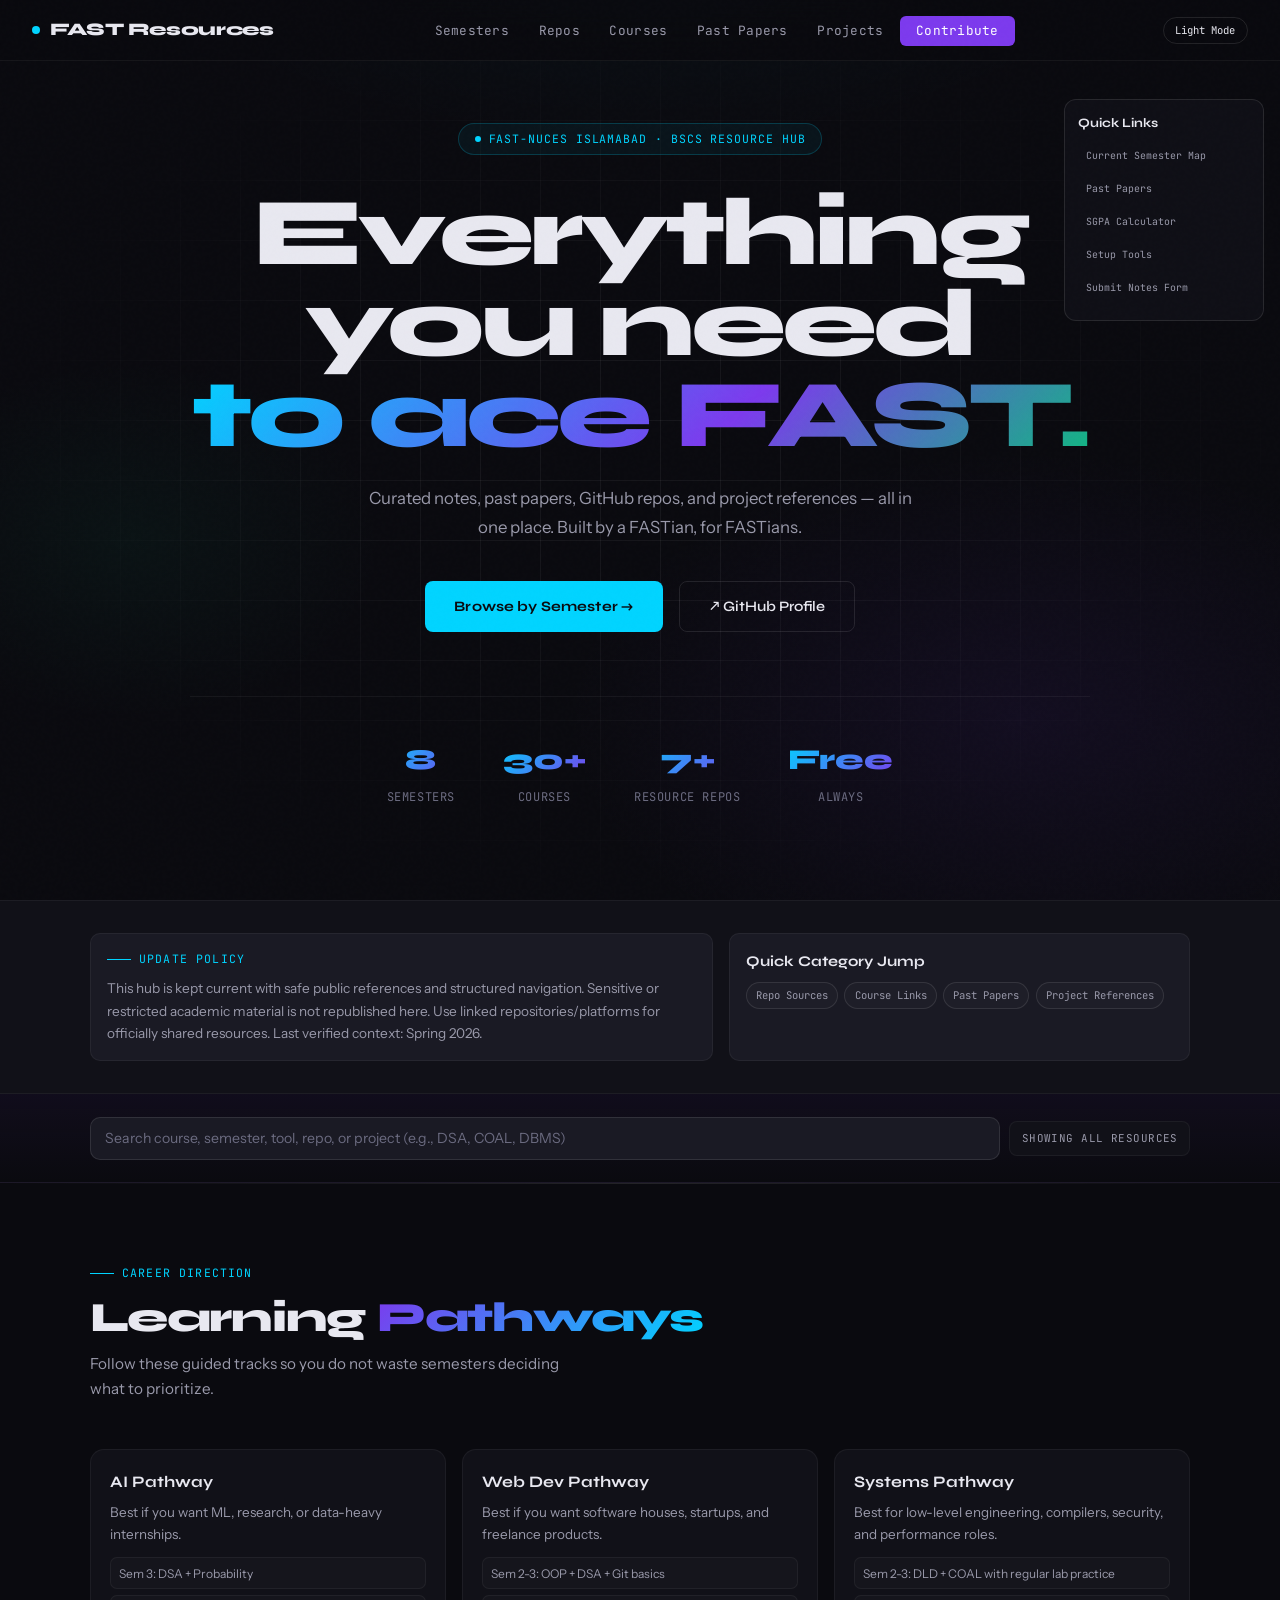
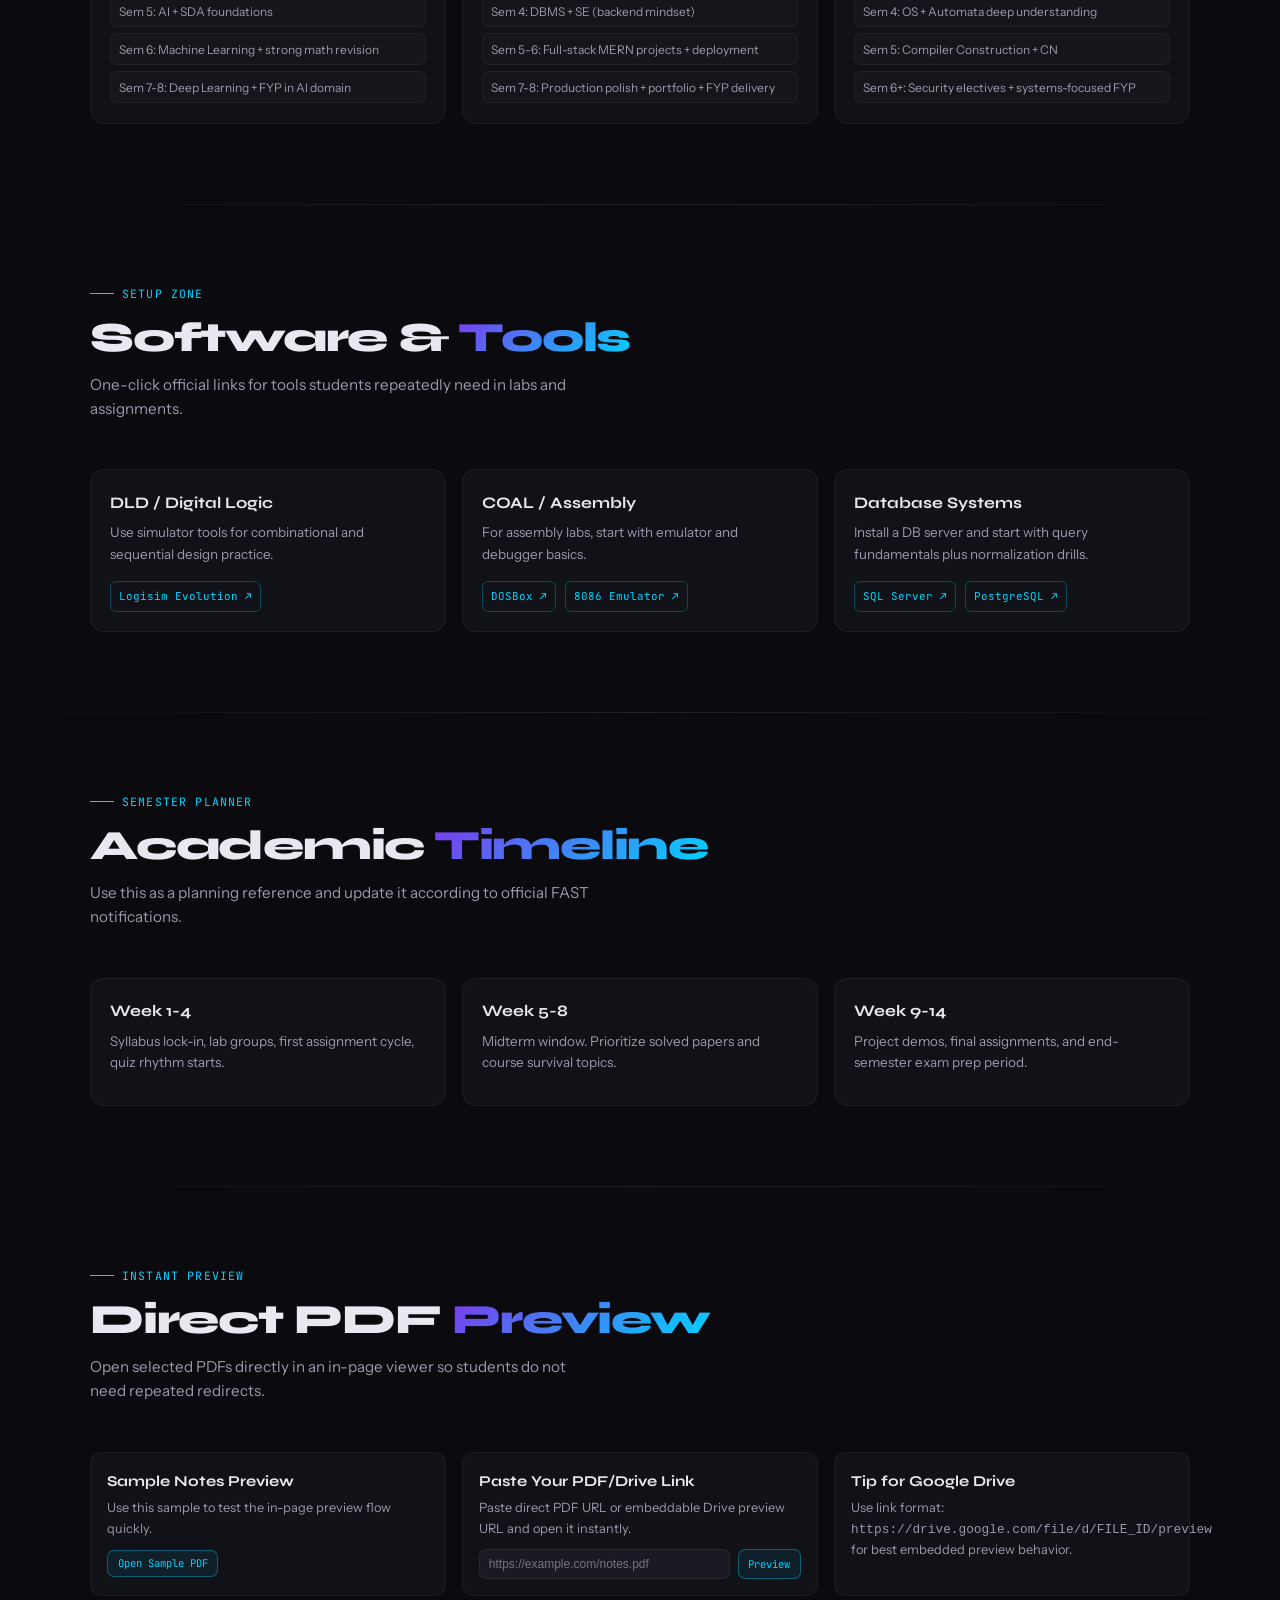
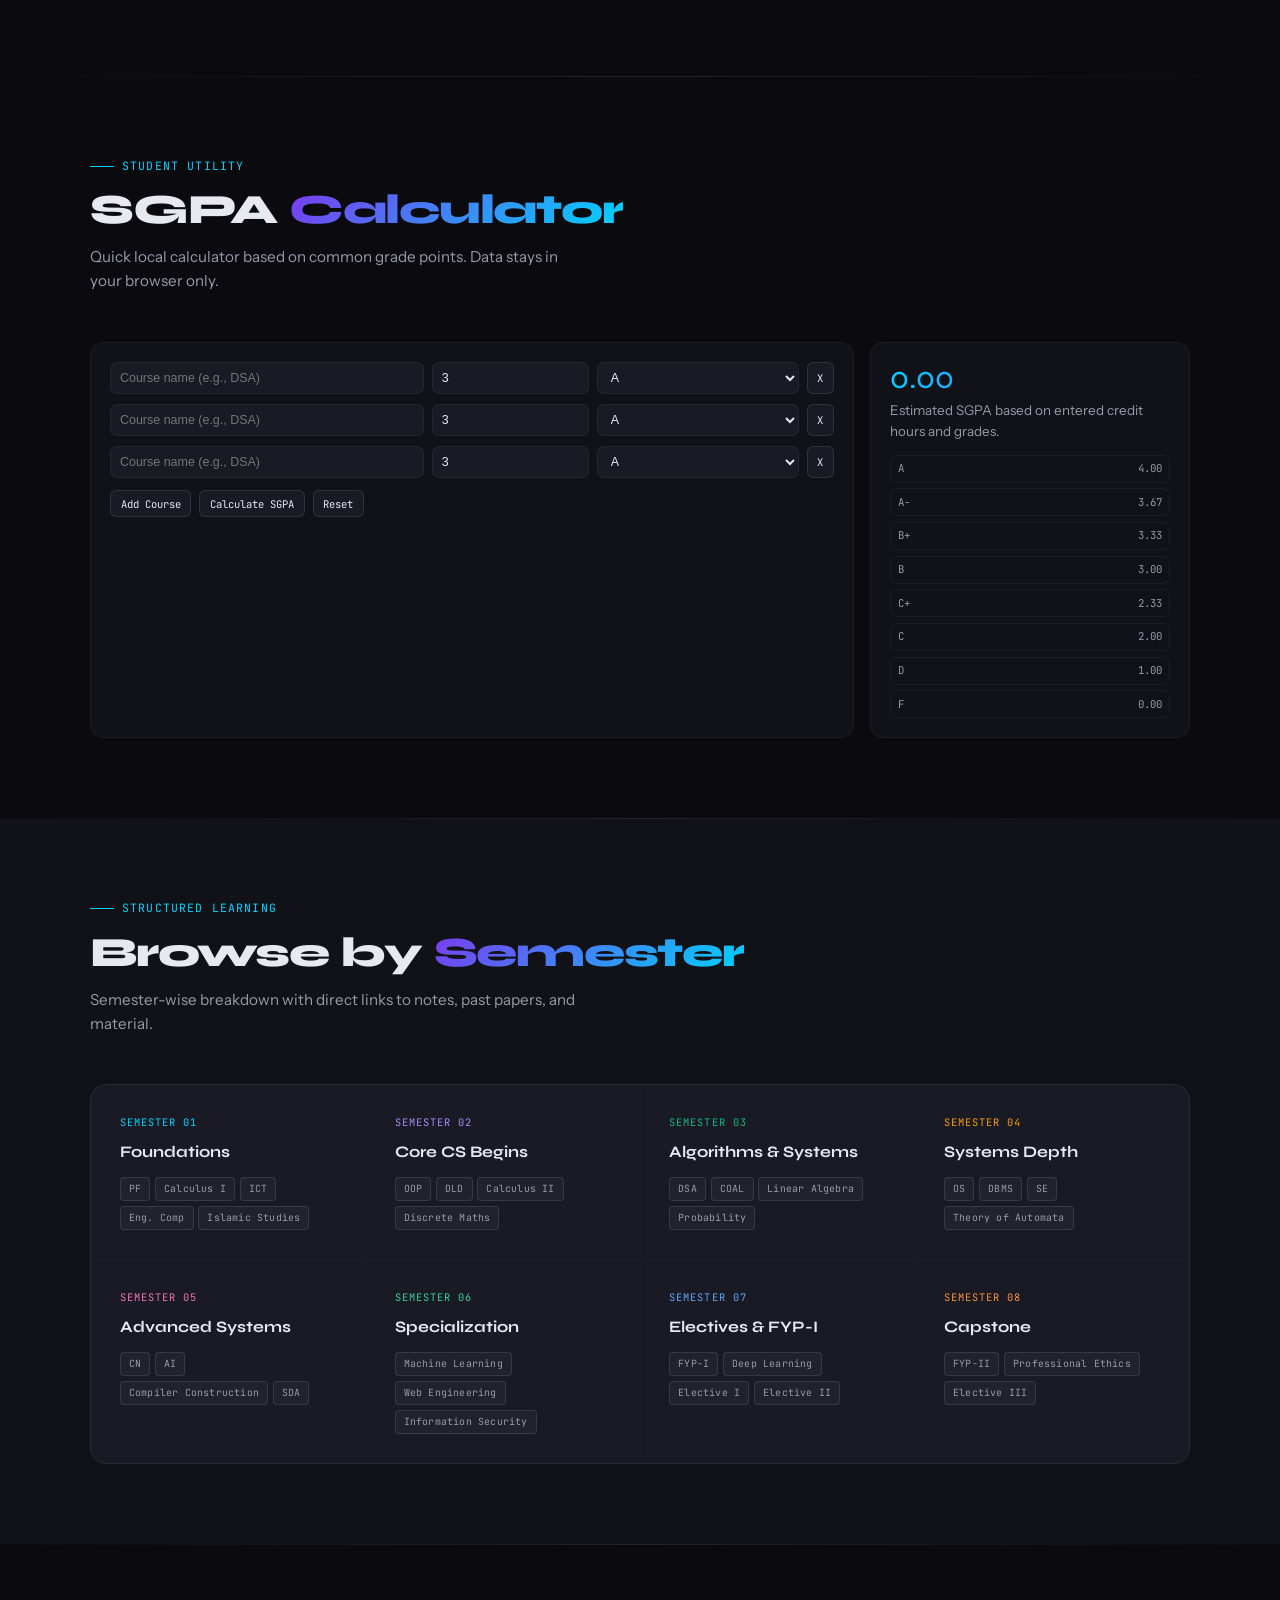
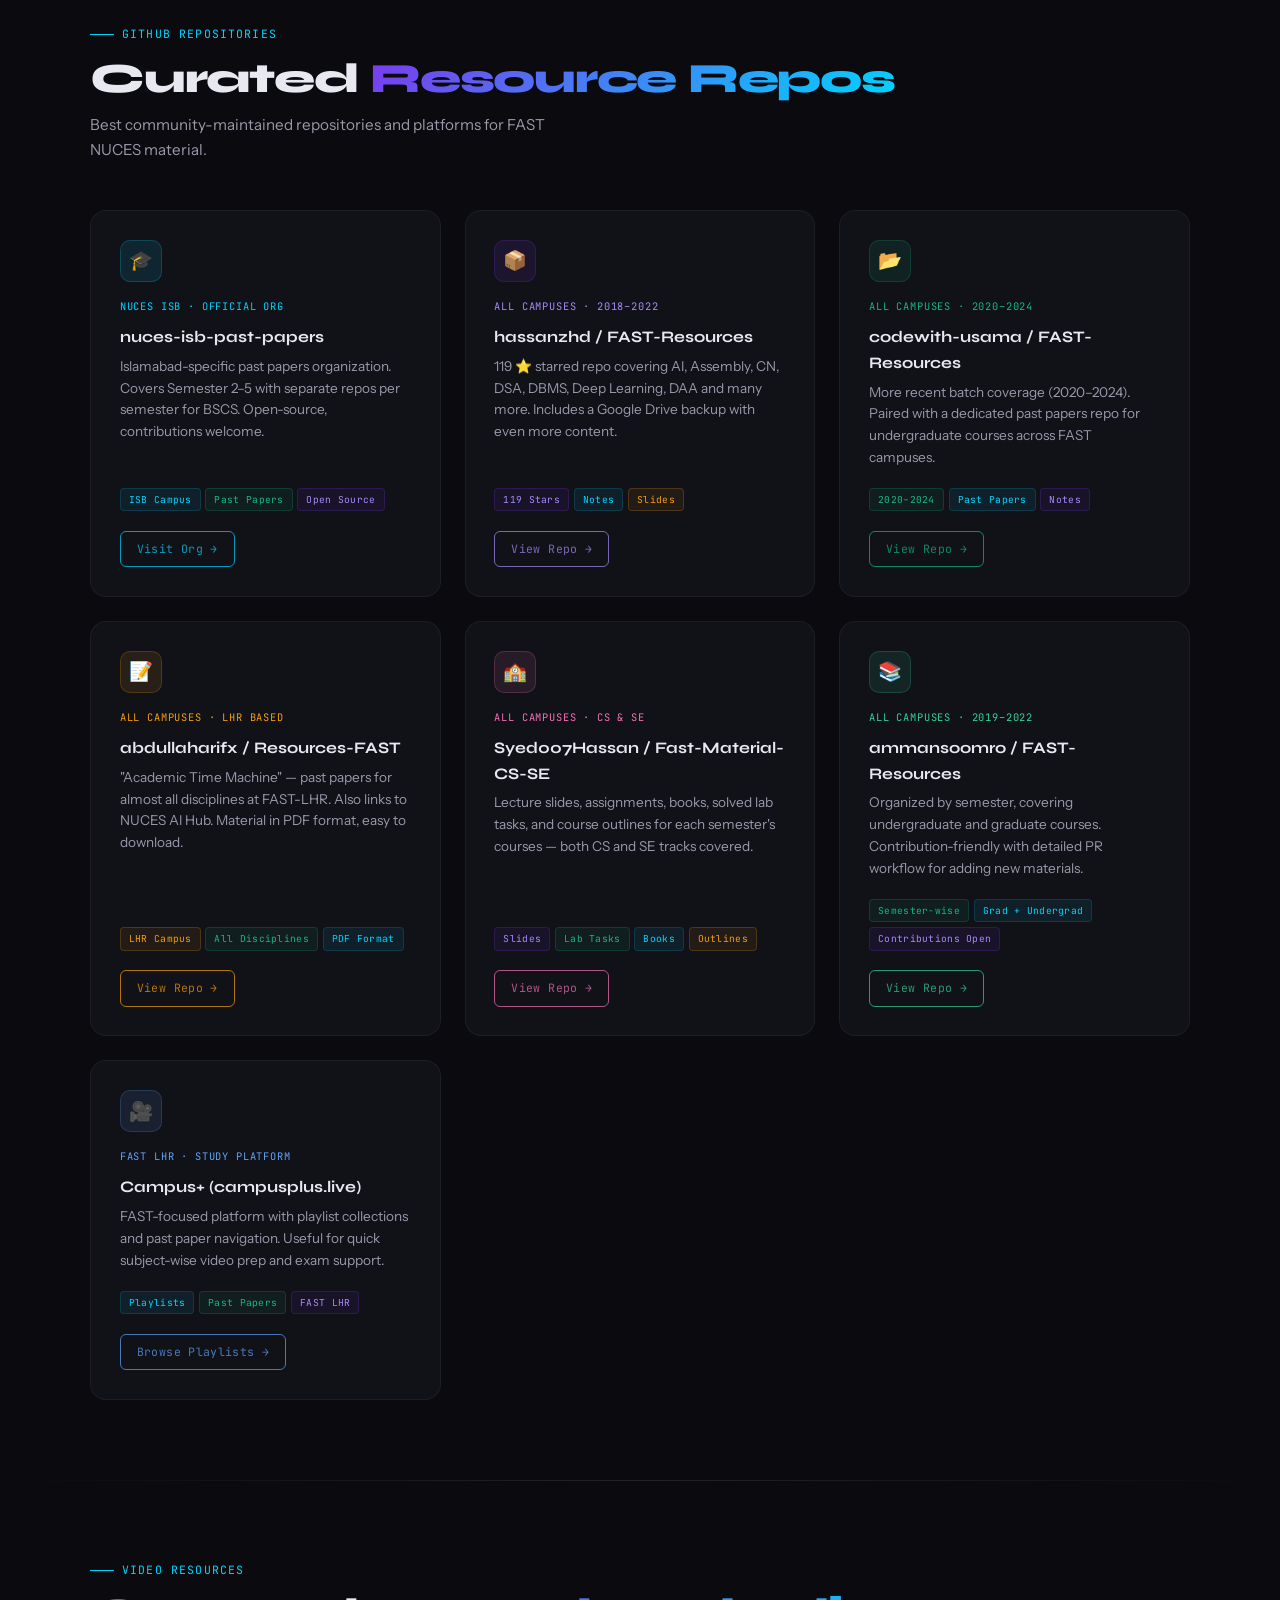
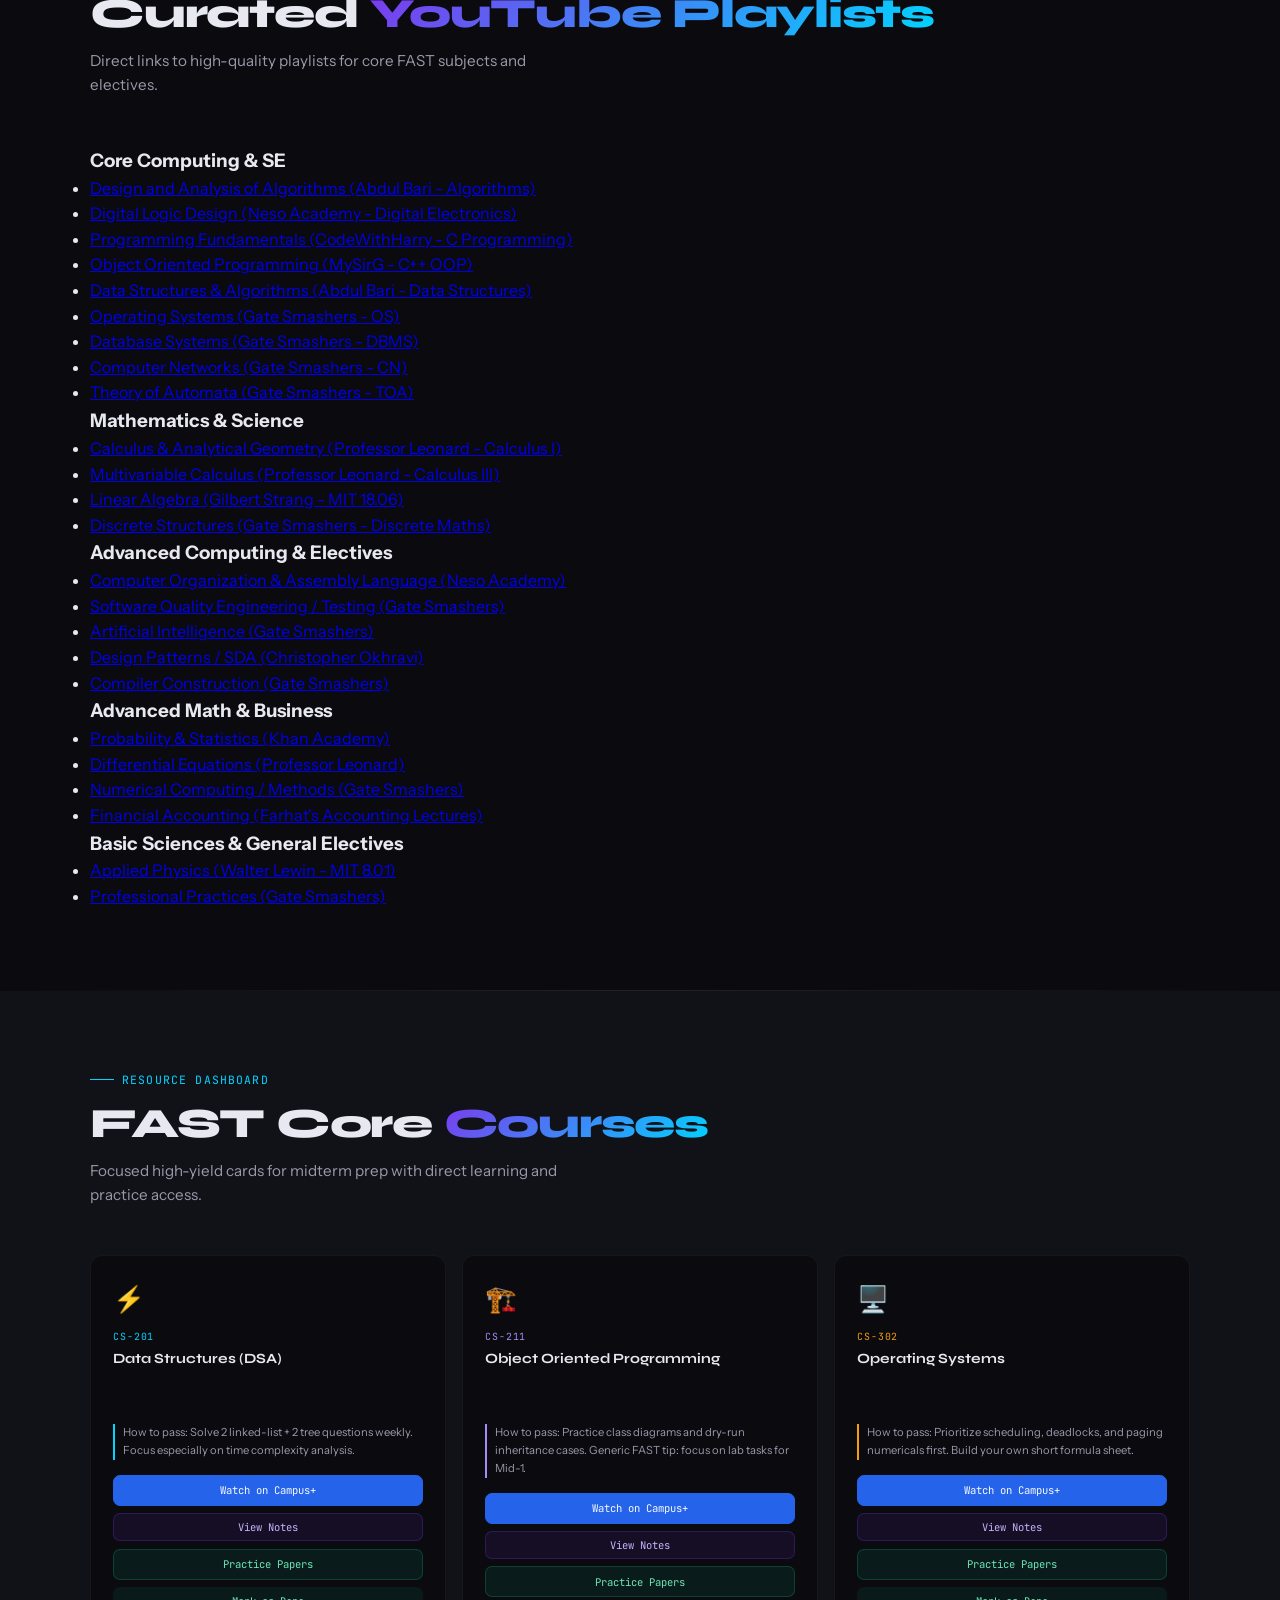
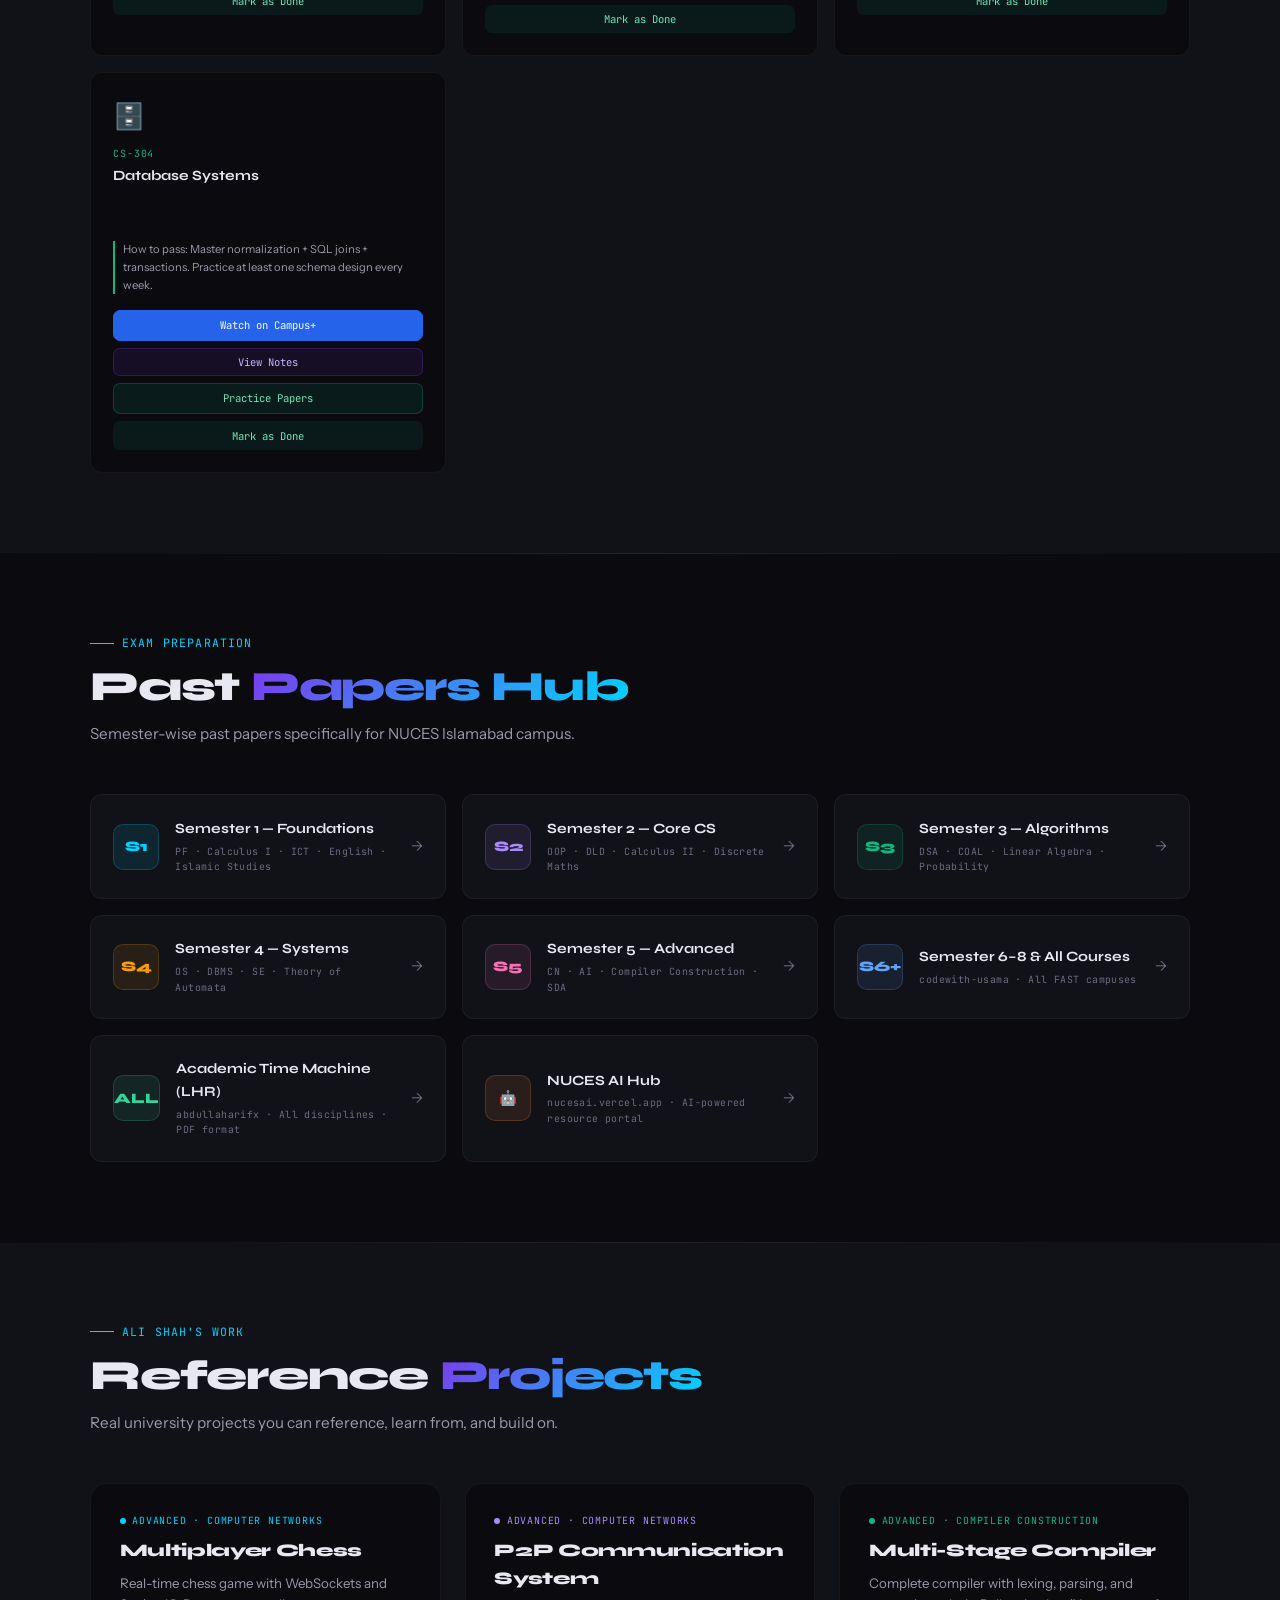
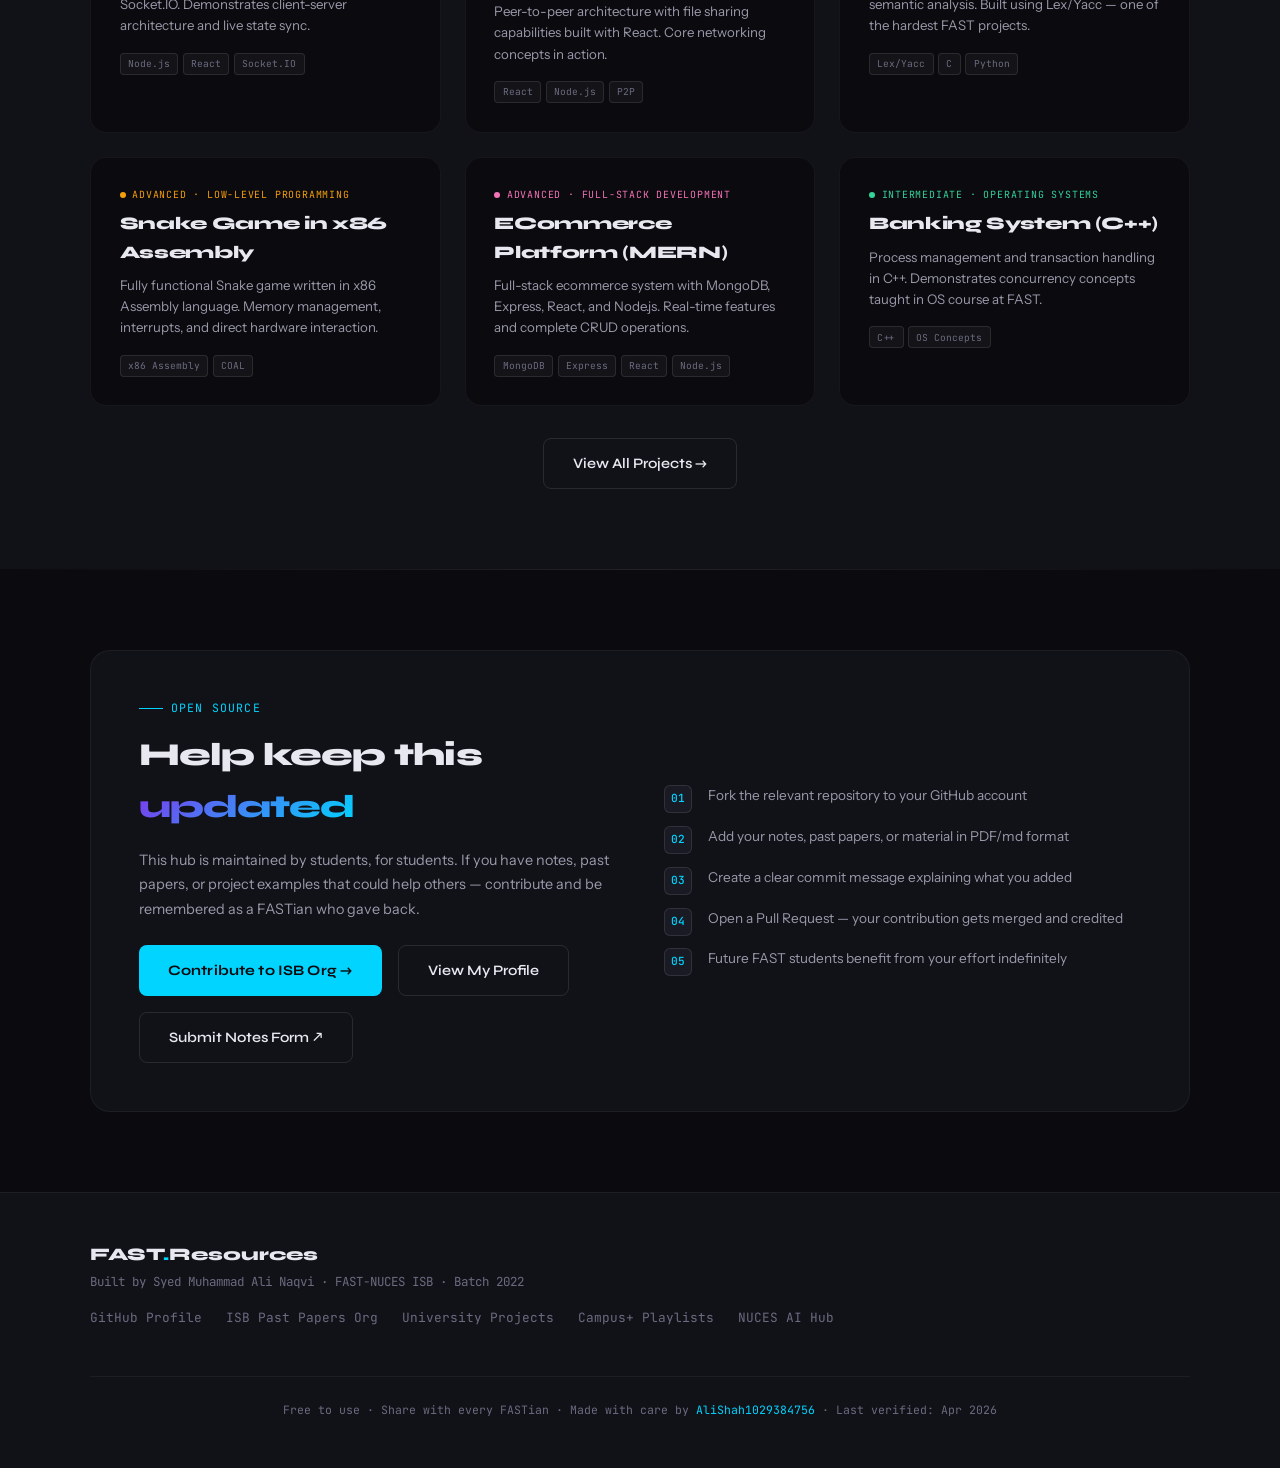
<file: index.html>
<!DOCTYPE html>
<html lang="en">
<head>
<meta charset="UTF-8">
<meta name="viewport" content="width=device-width, initial-scale=1.0">
<title>FAST NUCES — Resource Hub</title>
<meta name="description" content="FAST-NUCES resource hub with semester-wise notes, past papers, course links, curated repositories, and project references.">
<link rel="canonical" href="https://alishah1029384756.github.io/fast-nuces-resources/">
<meta property="og:title" content="FAST NUCES — Resource Hub">
<meta property="og:description" content="Semester-wise notes, past papers, course links, curated repositories, and project references for FAST-NUCES students.">
<meta property="og:type" content="website">
<meta property="og:url" content="https://alishah1029384756.github.io/fast-nuces-resources/">
<meta property="og:image" content="https://alishah1029384756.github.io/AliShah1029384756/images/portfolio-cover.png">
<meta property="og:image:width" content="1200">
<meta property="og:image:height" content="630">
<meta name="twitter:card" content="summary_large_image">
<meta name="twitter:title" content="FAST NUCES — Resource Hub">
<meta name="twitter:description" content="Semester-wise notes, past papers, course links, curated repositories, and project references for FAST-NUCES students.">
<meta name="twitter:image" content="https://alishah1029384756.github.io/AliShah1029384756/images/portfolio-cover.png">
<meta name="title" content="Ali Shah | Full Stack Developer & FAST NUCES Portfolio">
<meta name="keywords" content="FAST NUCES Resources, CS Student Portfolio, Full Stack Developer Lahore, Campus+ FAST, Data Structures Notes, Web Development Roadmap">
<meta name="author" content="Ali Shah">
<link rel="preconnect" href="https://fonts.googleapis.com">
<link href="https://fonts.googleapis.com/css2?family=Syne:wght@400;600;700;800&family=JetBrains+Mono:wght@300;400;500&family=Instrument+Sans:wght@400;500;600&display=swap" rel="stylesheet">
<style>
  :root {
    --bg: #0a0a0f;
    --surface: #111118;
    --surface2: #1a1a24;
    --border: #ffffff0d;
    --border-bright: #ffffff1a;
    --accent: #00d4ff;
    --accent2: #7c3aed;
    --accent3: #10b981;
    --accent4: #f59e0b;
    --text: #e8e8f0;
    --text-muted: #6b6b80;
    --text-dim: #9999aa;
    --red: #ef4444;
    --font-display: 'Syne', sans-serif;
    --font-mono: 'JetBrains Mono', monospace;
    --font-body: 'Instrument Sans', sans-serif;
  }
  html[data-theme='light'] {
    --bg: #f7fafc;
    --surface: #edf3fa;
    --surface2: #e2eaf5;
    --border: #0f172a1a;
    --border-bright: #0f172a2e;
    --text: #0f172a;
    --text-muted: #5b6b82;
    --text-dim: #334155;
    --red: #be123c;
  }
  *, *::before, *::after { box-sizing: border-box; margin: 0; padding: 0; }
  html { scroll-behavior: smooth; }
  body {
    background: var(--bg);
    color: var(--text);
    font-family: var(--font-body);
    line-height: 1.6;
    overflow-x: hidden;
  }

  /* Noise texture overlay */
  body::before {
    content: '';
    position: fixed;
    inset: 0;
    background-image: url("data:image/svg+xml,%3Csvg viewBox='0 0 256 256' xmlns='http://www.w3.org/2000/svg'%3E%3Cfilter id='noise'%3E%3CfeTurbulence type='fractalNoise' baseFrequency='0.9' numOctaves='4' stitchTiles='stitch'/%3E%3C/filter%3E%3Crect width='100%25' height='100%25' filter='url(%23noise)' opacity='0.03'/%3E%3C/svg%3E");
    pointer-events: none;
    z-index: 1000;
    opacity: 0.4;
  }

  /* ===== SCROLLBAR ===== */
  ::-webkit-scrollbar { width: 4px; }
  ::-webkit-scrollbar-track { background: var(--bg); }
  ::-webkit-scrollbar-thumb { background: var(--accent2); border-radius: 2px; }

  /* ===== NAVBAR ===== */
  nav {
    position: fixed; top: 0; left: 0; right: 0;
    z-index: 100;
    display: flex; align-items: center; justify-content: space-between;
    padding: 1rem 2rem;
    background: rgba(10,10,15,0.85);
    -webkit-backdrop-filter: blur(20px);
    backdrop-filter: blur(20px);
    border-bottom: 1px solid var(--border);
  }
  .nav-logo {
    font-family: var(--font-display);
    font-weight: 800;
    font-size: 1.1rem;
    letter-spacing: -0.02em;
    color: var(--text);
    text-decoration: none;
    display: flex; align-items: center; gap: 0.6rem;
  }
  .nav-logo span.dot {
    width: 8px; height: 8px;
    background: var(--accent);
    border-radius: 50%;
    display: inline-block;
    animation: pulse 2s infinite;
  }
  @keyframes pulse {
    0%,100% { opacity: 1; transform: scale(1); }
    50% { opacity: 0.4; transform: scale(0.8); }
  }
  .nav-links {
    display: flex; gap: 0.25rem;
    list-style: none;
  }
  .nav-links a {
    color: var(--text-dim);
    text-decoration: none;
    font-size: 0.8rem;
    font-family: var(--font-mono);
    padding: 0.4rem 0.8rem;
    border-radius: 6px;
    transition: all 0.2s;
    letter-spacing: 0.02em;
  }
  .nav-links a:hover { color: var(--accent); background: var(--surface2); }
  .nav-links a.active { color: var(--accent); background: var(--surface2); }
  .nav-cta {
    background: var(--accent2);
    color: white !important;
    padding: 0.4rem 1rem !important;
    border-radius: 6px !important;
  }
  .nav-cta:hover { background: #6d28d9 !important; }
  .theme-toggle {
    background: transparent;
    color: var(--text);
    border: 1px solid var(--border-bright);
    border-radius: 999px;
    padding: 0.34rem 0.72rem;
    font-family: var(--font-mono);
    font-size: 0.66rem;
    cursor: pointer;
  }
  .theme-toggle:hover { border-color: var(--accent); color: var(--accent); }
  .hamburger { display: none; flex-direction: column; gap: 5px; cursor: pointer; padding: 4px; }
  .hamburger span { display: block; width: 22px; height: 2px; background: var(--text); border-radius: 2px; transition: all 0.3s; }

  /* ===== HERO ===== */
  .hero {
    min-height: 100vh;
    display: flex; flex-direction: column; justify-content: center;
    padding: 6rem 2rem 4rem;
    position: relative;
    overflow: hidden;
  }
  .hero-bg {
    position: absolute; inset: 0;
    background:
      radial-gradient(ellipse 80% 60% at 50% -20%, rgba(0,212,255,0.06) 0%, transparent 60%),
      radial-gradient(ellipse 60% 50% at 80% 80%, rgba(124,58,237,0.08) 0%, transparent 60%),
      radial-gradient(ellipse 40% 40% at 10% 60%, rgba(16,185,129,0.05) 0%, transparent 50%);
  }
  .hero-grid {
    position: absolute; inset: 0;
    background-image:
      linear-gradient(var(--border) 1px, transparent 1px),
      linear-gradient(90deg, var(--border) 1px, transparent 1px);
    background-size: 60px 60px;
    -webkit-mask-image: radial-gradient(ellipse at center, black 20%, transparent 75%);
    mask-image: radial-gradient(ellipse at center, black 20%, transparent 75%);
  }
  .hero-content {
    position: relative;
    max-width: 900px;
    margin: 0 auto;
    text-align: center;
  }
  .hero-badge {
    display: inline-flex; align-items: center; gap: 0.5rem;
    font-family: var(--font-mono);
    font-size: 0.72rem;
    color: var(--accent);
    border: 1px solid rgba(0,212,255,0.2);
    padding: 0.35rem 1rem;
    border-radius: 100px;
    margin-bottom: 2rem;
    background: rgba(0,212,255,0.05);
    letter-spacing: 0.08em;
    text-transform: uppercase;
    animation: fadeDown 0.6s ease both;
  }
  .hero-badge::before {
    content: '';
    width: 6px; height: 6px;
    background: var(--accent);
    border-radius: 50%;
  }
  .hero h1 {
    font-family: var(--font-display);
    font-size: clamp(3rem, 8vw, 6rem);
    font-weight: 800;
    line-height: 0.95;
    letter-spacing: -0.04em;
    margin-bottom: 1.5rem;
    animation: fadeDown 0.6s 0.1s ease both;
  }
  .hero h1 .line1 { display: block; color: var(--text); }
  .hero h1 .line2 {
    display: block;
    background: linear-gradient(135deg, var(--accent) 0%, var(--accent2) 60%, var(--accent3) 100%);
    -webkit-background-clip: text; -webkit-text-fill-color: transparent;
    background-clip: text;
  }
  .hero-desc {
    font-size: 1.05rem;
    color: var(--text-dim);
    max-width: 560px;
    margin: 0 auto 2.5rem;
    animation: fadeDown 0.6s 0.2s ease both;
    line-height: 1.7;
  }
  .hero-actions {
    display: flex; gap: 1rem; justify-content: center; flex-wrap: wrap;
    animation: fadeDown 0.6s 0.3s ease both;
  }
  .btn-primary {
    display: inline-flex; align-items: center; gap: 0.5rem;
    background: var(--accent);
    color: #0a0a0f;
    font-family: var(--font-display);
    font-weight: 700;
    font-size: 0.9rem;
    padding: 0.8rem 1.8rem;
    border-radius: 8px;
    text-decoration: none;
    letter-spacing: 0.01em;
    transition: all 0.2s;
  }
  .btn-primary:hover { background: #00b8d9; transform: translateY(-2px); box-shadow: 0 8px 30px rgba(0,212,255,0.3); }
  .btn-secondary {
    display: inline-flex; align-items: center; gap: 0.5rem;
    background: transparent;
    color: var(--text);
    font-family: var(--font-display);
    font-weight: 600;
    font-size: 0.9rem;
    padding: 0.8rem 1.8rem;
    border-radius: 8px;
    border: 1px solid var(--border-bright);
    text-decoration: none;
    transition: all 0.2s;
  }
  .btn-secondary:hover { border-color: var(--accent2); color: var(--accent2); transform: translateY(-2px); }

  /* Stats row */
  .hero-stats {
    display: flex; justify-content: center; gap: 3rem; flex-wrap: wrap;
    margin-top: 4rem;
    padding-top: 2.5rem;
    border-top: 1px solid var(--border);
    animation: fadeDown 0.6s 0.4s ease both;
  }
  .stat { text-align: center; }
  .stat-num {
    font-family: var(--font-display);
    font-size: 1.8rem; font-weight: 800;
    background: linear-gradient(135deg, var(--accent), var(--accent2));
    -webkit-background-clip: text; -webkit-text-fill-color: transparent; background-clip: text;
    display: block;
  }
  .stat-label { font-size: 0.75rem; color: var(--text-muted); font-family: var(--font-mono); letter-spacing: 0.05em; text-transform: uppercase; }

  /* ===== SECTION WRAPPER ===== */
  section { padding: 5rem 2rem; }
  .container { max-width: 1100px; margin: 0 auto; }
  .section-header { margin-bottom: 3rem; }
  .section-tag {
    font-family: var(--font-mono);
    font-size: 0.72rem;
    color: var(--accent);
    letter-spacing: 0.1em;
    text-transform: uppercase;
    display: flex; align-items: center; gap: 0.5rem;
    margin-bottom: 0.75rem;
  }
  .section-tag::before {
    content: '';
    width: 24px; height: 1px; background: var(--accent);
  }
  .section-title {
    font-family: var(--font-display);
    font-size: clamp(1.8rem, 4vw, 2.6rem);
    font-weight: 800;
    letter-spacing: -0.03em;
    color: var(--text);
    line-height: 1.1;
  }
  .section-title span {
    background: linear-gradient(135deg, var(--accent2), var(--accent));
    -webkit-background-clip: text; -webkit-text-fill-color: transparent; background-clip: text;
  }
  .section-desc {
    color: var(--text-dim);
    margin-top: 0.75rem;
    font-size: 0.95rem;
    max-width: 500px;
  }
  .update-strip {
    background: var(--surface);
    border-top: 1px solid var(--border);
    border-bottom: 1px solid var(--border);
    padding: 2rem;
  }
  .update-inner {
    max-width: 1100px;
    margin: 0 auto;
    display: grid;
    grid-template-columns: 1.35fr 1fr;
    gap: 1rem;
  }
  .update-note,
  .category-jump {
    background: var(--surface2);
    border: 1px solid var(--border);
    border-radius: 10px;
    padding: 1rem;
  }
  .update-note p {
    font-size: 0.85rem;
    color: var(--text-dim);
    line-height: 1.65;
  }
  .category-jump h3 {
    font-family: var(--font-display);
    font-size: 0.92rem;
    margin-bottom: 0.55rem;
  }
  .jump-links {
    display: flex;
    flex-wrap: wrap;
    gap: 0.38rem;
  }
  .jump-links a {
    text-decoration: none;
    font-family: var(--font-mono);
    font-size: 0.66rem;
    padding: 0.24rem 0.58rem;
    border: 1px solid var(--border-bright);
    border-radius: 999px;
    color: var(--text-dim);
    background: rgba(255,255,255,0.02);
  }
  .jump-links a:hover {
    color: var(--accent);
    border-color: rgba(0,212,255,0.35);
  }
  .compact-tag {
    margin-bottom: 0.55rem;
  }

  /* ===== GLOBAL SEARCH BAR ===== */
  .search-strip {
    padding: 1.4rem 2rem;
    border-bottom: 1px solid var(--border);
    background: linear-gradient(180deg, rgba(124,58,237,0.06), rgba(0,0,0,0));
  }
  .search-shell {
    max-width: 1100px;
    margin: 0 auto;
    display: grid;
    grid-template-columns: minmax(0, 1fr) auto;
    gap: 0.6rem;
    align-items: center;
  }
  .search-input {
    width: 100%;
    background: var(--surface2);
    color: var(--text);
    border: 1px solid var(--border-bright);
    border-radius: 10px;
    padding: 0.72rem 0.9rem;
    font-size: 0.88rem;
    font-family: var(--font-body);
  }
  .search-input::placeholder { color: var(--text-muted); }
  .search-meta {
    font-family: var(--font-mono);
    font-size: 0.68rem;
    color: var(--text-dim);
    letter-spacing: 0.04em;
    text-transform: uppercase;
    padding: 0.5rem 0.7rem;
    border: 1px solid var(--border);
    border-radius: 8px;
    background: var(--surface);
  }

  /* ===== FLOATING QUICK LINKS ===== */
  .floating-quick-links {
    position: fixed;
    right: 1rem;
    top: 6.2rem;
    z-index: 90;
    width: 200px;
    background: rgba(17,17,24,0.86);
    border: 1px solid var(--border-bright);
    border-radius: 12px;
    padding: 0.8rem;
    -webkit-backdrop-filter: blur(10px);
    backdrop-filter: blur(10px);
  }

  /* ===== CLASS TOKENS TO REPLACE INLINE STYLES ===== */
  .sem-s1 { --sem-color:#00d4ff; }
  .sem-s2 { --sem-color:#a78bfa; }
  .sem-s3 { --sem-color:#10b981; }
  .sem-s4 { --sem-color:#f59e0b; }
  .sem-s5 { --sem-color:#f472b6; }
  .sem-s6 { --sem-color:#34d399; }
  .sem-s7 { --sem-color:#60a5fa; }
  .sem-s8 { --sem-color:#fb923c; }

  .rc-1 { --card-accent:#00d4ff; --icon-bg:rgba(0,212,255,0.1); --icon-border:rgba(0,212,255,0.2); }
  .rc-2 { --card-accent:#a78bfa; --icon-bg:rgba(124,58,237,0.1); --icon-border:rgba(124,58,237,0.2); }
  .rc-3 { --card-accent:#10b981; --icon-bg:rgba(16,185,129,0.1); --icon-border:rgba(16,185,129,0.2); }
  .rc-4 { --card-accent:#f59e0b; --icon-bg:rgba(245,158,11,0.1); --icon-border:rgba(245,158,11,0.2); }
  .rc-5 { --card-accent:#f472b6; --icon-bg:rgba(244,114,182,0.1); --icon-border:rgba(244,114,182,0.2); }
  .rc-6 { --card-accent:#34d399; --icon-bg:rgba(52,211,153,0.1); --icon-border:rgba(52,211,153,0.2); }
  .rc-7 { --card-accent:#60a5fa; --icon-bg:rgba(96,165,250,0.1); --icon-border:rgba(96,165,250,0.2); }

  .cc-1 { --c-color:#00d4ff; }
  .cc-2 { --c-color:#a78bfa; }
  .cc-3 { --c-color:#f59e0b; }
  .cc-4 { --c-color:#10b981; }

  .pc-1 { --badge-bg:rgba(0,212,255,0.1); --badge-color:#00d4ff; --badge-border:rgba(0,212,255,0.2); }
  .pc-2 { --badge-bg:rgba(167,139,250,0.1); --badge-color:#a78bfa; --badge-border:rgba(167,139,250,0.2); }
  .pc-3 { --badge-bg:rgba(16,185,129,0.1); --badge-color:#10b981; --badge-border:rgba(16,185,129,0.2); }
  .pc-4 { --badge-bg:rgba(245,158,11,0.1); --badge-color:#f59e0b; --badge-border:rgba(245,158,11,0.2); }
  .pc-5 { --badge-bg:rgba(244,114,182,0.1); --badge-color:#f472b6; --badge-border:rgba(244,114,182,0.2); }
  .pc-6 { --badge-bg:rgba(96,165,250,0.1); --badge-color:#60a5fa; --badge-border:rgba(96,165,250,0.2); }
  .pc-7 { --badge-bg:rgba(52,211,153,0.1); --badge-color:#34d399; --badge-border:rgba(52,211,153,0.2); }
  .pc-8 { --badge-bg:rgba(251,146,60,0.1); --badge-color:#fb923c; --badge-border:rgba(251,146,60,0.2); }

  .pr-1 { --p-color:#00d4ff; }
  .pr-2 { --p-color:#a78bfa; }
  .pr-3 { --p-color:#10b981; }
  .pr-4 { --p-color:#f59e0b; }
  .pr-5 { --p-color:#f472b6; }
  .pr-6 { --p-color:#34d399; }

  .center-cta {
    text-align:center;
    margin-top: 2rem;
  }

  .section-tag-spaced {
    margin-bottom:0.75rem;
  }

  .action-row {
    display:flex;
    gap:1rem;
    flex-wrap:wrap;
  }

  /* ===== PDF PREVIEW ===== */
  .preview-grid {
    display: grid;
    grid-template-columns: repeat(auto-fit, minmax(260px, 1fr));
    gap: 1rem;
  }
  .preview-card {
    background: var(--surface);
    border: 1px solid var(--border);
    border-radius: 12px;
    padding: 1rem;
  }
  .preview-card h3 {
    font-family: var(--font-display);
    font-size: 0.94rem;
    margin-bottom: 0.35rem;
  }
  .preview-card p {
    color: var(--text-dim);
    font-size: 0.8rem;
    margin-bottom: 0.65rem;
  }
  .preview-btn {
    border: 1px solid rgba(0,212,255,0.35);
    background: rgba(0,212,255,0.08);
    color: var(--accent);
    border-radius: 7px;
    padding: 0.35rem 0.6rem;
    font-family: var(--font-mono);
    font-size: 0.66rem;
    cursor: pointer;
  }
  .preview-btn:hover { background: rgba(0,212,255,0.16); }
  .preview-input-row {
    display: grid;
    grid-template-columns: minmax(0, 1fr) auto;
    gap: 0.5rem;
    margin-top: 0.55rem;
  }
  .preview-input {
    width: 100%;
    background: var(--surface2);
    border: 1px solid var(--border);
    color: var(--text);
    border-radius: 7px;
    padding: 0.42rem 0.55rem;
    font-size: 0.75rem;
  }
  .pdf-modal {
    position: fixed;
    inset: 0;
    z-index: 2000;
    background: rgba(2,6,23,0.8);
    display: none;
    align-items: center;
    justify-content: center;
    padding: 1rem;
  }
  .pdf-modal.open { display: flex; }
  .pdf-shell {
    width: min(980px, 100%);
    height: min(85vh, 760px);
    background: var(--surface);
    border: 1px solid var(--border-bright);
    border-radius: 12px;
    padding: 0.8rem;
    display: grid;
    grid-template-rows: auto 1fr;
    gap: 0.65rem;
  }
  .pdf-head {
    display: flex;
    align-items: center;
    justify-content: space-between;
    gap: 0.5rem;
  }
  .pdf-head h3 {
    font-family: var(--font-display);
    font-size: 0.92rem;
  }
  .pdf-frame {
    width: 100%;
    height: 100%;
    border: 1px solid var(--border);
    border-radius: 8px;
    background: #fff;
  }
  .floating-quick-links h3 {
    font-family: var(--font-display);
    font-size: 0.8rem;
    margin-bottom: 0.5rem;
  }
  .floating-quick-links a {
    display: block;
    text-decoration: none;
    color: var(--text-dim);
    font-family: var(--font-mono);
    font-size: 0.62rem;
    padding: 0.35rem 0.45rem;
    border: 1px solid transparent;
    border-radius: 6px;
    margin-bottom: 0.25rem;
  }
  .floating-quick-links a:hover {
    color: var(--accent);
    border-color: rgba(0,212,255,0.25);
    background: rgba(255,255,255,0.03);
  }

  /* ===== ROADMAPS / TOOLS / PLANNER ===== */
  .pathway-grid,
  .tools-grid,
  .timeline-grid {
    display: grid;
    grid-template-columns: repeat(auto-fit, minmax(260px, 1fr));
    gap: 1rem;
  }
  .pathway-card,
  .tool-card,
  .timeline-card,
  .planner-card {
    background: var(--surface);
    border: 1px solid var(--border);
    border-radius: 14px;
    padding: 1.2rem;
    transition: all 0.2s;
  }
  .pathway-card:hover,
  .tool-card:hover,
  .timeline-card:hover,
  .planner-card:hover {
    border-color: var(--border-bright);
    transform: translateY(-2px);
  }
  .pathway-card h3,
  .tool-card h3,
  .timeline-card h3,
  .planner-card h3 {
    font-family: var(--font-display);
    font-size: 1rem;
    margin-bottom: 0.45rem;
  }
  .pathway-card p,
  .tool-card p,
  .timeline-card p,
  .planner-card p {
    font-size: 0.84rem;
    color: var(--text-dim);
    margin-bottom: 0.75rem;
  }
  .mini-list {
    list-style: none;
    display: grid;
    gap: 0.35rem;
  }
  .mini-list li {
    font-size: 0.75rem;
    color: var(--text-dim);
    border: 1px solid var(--border);
    border-radius: 7px;
    padding: 0.35rem 0.5rem;
    background: rgba(255,255,255,0.02);
  }
  .tool-link {
    text-decoration: none;
    font-family: var(--font-mono);
    font-size: 0.68rem;
    color: var(--accent);
    border: 1px solid rgba(0,212,255,0.28);
    border-radius: 6px;
    padding: 0.34rem 0.5rem;
    display: inline-flex;
    margin-right: 0.35rem;
    margin-top: 0.25rem;
  }
  .tool-link:hover { background: rgba(0,212,255,0.08); }

  /* ===== SGPA CALCULATOR ===== */
  .planner-layout {
    display: grid;
    grid-template-columns: 1fr 320px;
    gap: 1rem;
  }
  .sgpa-grid {
    display: grid;
    gap: 0.6rem;
  }
  .sgpa-row {
    display: grid;
    grid-template-columns: 1.4fr 0.7fr 0.9fr auto;
    gap: 0.5rem;
  }
  .sgpa-row input,
  .sgpa-row select {
    width: 100%;
    background: var(--surface2);
    border: 1px solid var(--border);
    color: var(--text);
    border-radius: 7px;
    padding: 0.45rem 0.55rem;
    font-size: 0.78rem;
  }
  .sgpa-actions {
    display: flex;
    gap: 0.5rem;
    margin-top: 0.75rem;
    flex-wrap: wrap;
  }
  .tiny-btn {
    border: 1px solid var(--border-bright);
    background: var(--surface2);
    color: var(--text);
    font-family: var(--font-mono);
    font-size: 0.66rem;
    border-radius: 6px;
    padding: 0.35rem 0.6rem;
    cursor: pointer;
  }
  .tiny-btn:hover { border-color: var(--accent); color: var(--accent); }
  .sgpa-result {
    font-family: var(--font-display);
    font-size: 2rem;
    line-height: 1;
    margin-bottom: 0.35rem;
    background: linear-gradient(135deg, var(--accent), var(--accent2));
    -webkit-background-clip: text;
    -webkit-text-fill-color: transparent;
    background-clip: text;
  }
  .grade-guide {
    display: grid;
    gap: 0.35rem;
    margin-top: 0.7rem;
  }
  .grade-guide div {
    display: flex;
    justify-content: space-between;
    font-family: var(--font-mono);
    font-size: 0.67rem;
    color: var(--text-dim);
    border: 1px solid var(--border);
    border-radius: 7px;
    padding: 0.28rem 0.45rem;
  }

  /* ===== COURSE PROGRESS ===== */
  .course-card.done {
    border-color: rgba(16,185,129,0.6);
    box-shadow: inset 0 0 0 1px rgba(16,185,129,0.2);
  }
  .course-card.done .course-name::after {
    content: ' Done';
    color: var(--accent3);
    font-size: 0.68rem;
    margin-left: 0.35rem;
    font-family: var(--font-mono);
    text-transform: uppercase;
    letter-spacing: 0.05em;
  }
  .survival-tip {
    margin-top: 0.6rem;
    font-size: 0.7rem;
    color: var(--text-dim);
    border-left: 2px solid var(--c-color, var(--accent));
    padding-left: 0.5rem;
  }
  .course-btn-done {
    background: rgba(16,185,129,0.09);
    color: #6ee7b7;
    border-color: rgba(16,185,129,0.3);
  }
  .course-btn-done:hover { background: rgba(16,185,129,0.2); }

  /* ===== SEMESTER SECTION ===== */
  #semesters { background: var(--surface); }
  .sem-grid {
    display: grid;
    grid-template-columns: repeat(auto-fill, minmax(240px, 1fr));
    gap: 1px;
    background: var(--border);
    border: 1px solid var(--border);
    border-radius: 16px;
    overflow: hidden;
  }
  .sem-card {
    background: var(--surface2);
    padding: 1.8rem;
    cursor: pointer;
    transition: all 0.25s;
    position: relative;
    overflow: hidden;
    text-decoration: none;
    display: block;
  }
  .sem-card::before {
    content: '';
    position: absolute; top: 0; left: 0; right: 0; height: 2px;
    background: linear-gradient(90deg, transparent, var(--sem-color, var(--accent)), transparent);
    opacity: 0;
    transition: opacity 0.3s;
  }
  .sem-card:hover::before { opacity: 1; }
  .sem-card:hover { background: #1e1e2c; transform: translateY(-2px); }
  .sem-num {
    font-family: var(--font-mono);
    font-size: 0.65rem;
    color: var(--sem-color, var(--accent));
    letter-spacing: 0.1em;
    text-transform: uppercase;
    margin-bottom: 0.5rem;
  }
  .sem-title {
    font-family: var(--font-display);
    font-size: 1rem;
    font-weight: 700;
    color: var(--text);
    margin-bottom: 0.8rem;
  }
  .sem-courses {
    display: flex; flex-wrap: wrap; gap: 0.3rem;
  }
  .sem-tag {
    font-size: 0.62rem;
    font-family: var(--font-mono);
    padding: 0.2rem 0.5rem;
    background: rgba(255,255,255,0.04);
    border: 1px solid var(--border-bright);
    border-radius: 4px;
    color: var(--text-dim);
    letter-spacing: 0.02em;
  }
  .sem-arrow {
    position: absolute; right: 1.2rem; top: 50%; transform: translateY(-50%);
    color: var(--text-muted); font-size: 1.2rem;
    opacity: 0; transition: all 0.2s;
  }
  .sem-card:hover .sem-arrow { opacity: 1; right: 0.9rem; color: var(--sem-color, var(--accent)); }

  /* ===== RESOURCES GRID ===== */
  .resources-grid {
    display: grid;
    grid-template-columns: repeat(auto-fill, minmax(320px, 1fr));
    gap: 1.5rem;
  }
  .resource-card {
    background: var(--surface);
    border: 1px solid var(--border);
    border-radius: 16px;
    padding: 1.8rem;
    transition: all 0.25s;
    position: relative;
    overflow: hidden;
    text-decoration: none;
    display: flex; flex-direction: column;
  }
  .resource-card::after {
    content: '';
    position: absolute;
    bottom: 0; left: 0; right: 0;
    height: 1px;
    background: linear-gradient(90deg, transparent, var(--card-accent, var(--accent)), transparent);
    opacity: 0;
    transition: opacity 0.3s;
  }
  .resource-card:hover::after { opacity: 1; }
  .resource-card:hover {
    border-color: var(--border-bright);
    transform: translateY(-3px);
    box-shadow: 0 16px 40px rgba(0,0,0,0.4);
  }
  .resource-icon {
    width: 42px; height: 42px;
    border-radius: 10px;
    display: flex; align-items: center; justify-content: center;
    font-size: 1.2rem;
    margin-bottom: 1rem;
    background: var(--icon-bg, rgba(0,212,255,0.1));
    border: 1px solid var(--icon-border, rgba(0,212,255,0.2));
  }
  .resource-name {
    font-family: var(--font-display);
    font-size: 1rem;
    font-weight: 700;
    color: var(--text);
    margin-bottom: 0.4rem;
  }
  .resource-campus {
    font-family: var(--font-mono);
    font-size: 0.65rem;
    letter-spacing: 0.08em;
    text-transform: uppercase;
    color: var(--card-accent, var(--accent));
    margin-bottom: 0.6rem;
  }
  .resource-desc {
    font-size: 0.85rem;
    color: var(--text-dim);
    flex: 1;
    line-height: 1.6;
    margin-bottom: 1.2rem;
  }
  .resource-tags {
    display: flex; flex-wrap: wrap; gap: 0.3rem;
    margin-bottom: 1.2rem;
  }
  .rtag {
    font-family: var(--font-mono);
    font-size: 0.6rem;
    padding: 0.2rem 0.5rem;
    border-radius: 4px;
    letter-spacing: 0.03em;
  }
  .rtag-blue { background: rgba(0,212,255,0.08); color: var(--accent); border: 1px solid rgba(0,212,255,0.15); }
  .rtag-purple { background: rgba(124,58,237,0.08); color: #a78bfa; border: 1px solid rgba(124,58,237,0.2); }
  .rtag-green { background: rgba(16,185,129,0.08); color: var(--accent3); border: 1px solid rgba(16,185,129,0.2); }
  .rtag-yellow { background: rgba(245,158,11,0.08); color: var(--accent4); border: 1px solid rgba(245,158,11,0.2); }
  .resource-link {
    display: inline-flex; align-items: center; gap: 0.4rem;
    font-family: var(--font-mono);
    font-size: 0.72rem;
    color: var(--card-accent, var(--accent));
    text-decoration: none;
    letter-spacing: 0.03em;
    margin-top: auto;
    padding: 0.5rem 1rem;
    border: 1px solid var(--card-accent, var(--accent));
    border-radius: 6px;
    width: fit-content;
    opacity: 0.7;
    transition: all 0.2s;
  }
  .resource-link:hover { opacity: 1; background: rgba(255,255,255,0.04); }

  /* ===== COURSES SECTION ===== */
  #courses { background: var(--surface); }
  .courses-grid {
    display: grid;
    grid-template-columns: repeat(auto-fit, minmax(290px, 1fr));
    gap: 1rem;
  }
  .course-card {
    background: var(--bg);
    border: 1px solid var(--border);
    border-radius: 12px;
    padding: 1.4rem;
    transition: all 0.2s;
    cursor: pointer;
    position: relative;
    overflow: hidden;
  }
  .course-card:hover {
    border-color: var(--c-color, var(--accent));
    background: var(--surface2);
    transform: translateY(-2px);
  }
  .course-card:hover .course-icon { transform: scale(1.1); }
  .course-icon {
    font-size: 1.6rem; margin-bottom: 0.6rem;
    display: block;
    transition: transform 0.2s;
  }
  .course-code {
    font-family: var(--font-mono);
    font-size: 0.62rem;
    letter-spacing: 0.08em;
    text-transform: uppercase;
    color: var(--c-color, var(--accent));
    margin-bottom: 0.3rem;
  }
  .course-name {
    font-family: var(--font-display);
    font-size: 0.88rem;
    font-weight: 700;
    color: var(--text);
    line-height: 1.3;
  }
  .topic-preview {
    margin-top: 0.7rem;
    font-size: 0.72rem;
    font-family: var(--font-mono);
    color: var(--text-muted);
    background: rgba(255,255,255,0.03);
    border: 1px solid var(--border);
    border-radius: 8px;
    padding: 0.45rem 0.55rem;
    opacity: 0;
    transform: translateY(4px);
    transition: all 0.2s;
  }
  .course-card:hover .topic-preview {
    opacity: 1;
    transform: translateY(0);
  }
  .course-actions {
    display: grid;
    grid-template-columns: 1fr;
    gap: 0.45rem;
    margin-top: 0.95rem;
  }
  .course-btn {
    text-decoration: none;
    text-align: center;
    font-family: var(--font-mono);
    font-size: 0.66rem;
    border-radius: 7px;
    padding: 0.38rem 0.55rem;
    border: 1px solid transparent;
    transition: all 0.2s;
    cursor: pointer;
  }
  .course-btn-campus {
    background: #2563eb;
    color: #f8fbff;
    border-color: #2563eb;
  }
  .course-btn-campus:hover { background: #1d4ed8; }
  .course-btn-notes {
    background: rgba(124,58,237,0.1);
    color: #c4b5fd;
    border-color: rgba(124,58,237,0.25);
  }
  .course-btn-notes:hover { background: rgba(124,58,237,0.18); }
  .course-btn-practice {
    background: rgba(16,185,129,0.1);
    color: #6ee7b7;
    border-color: rgba(16,185,129,0.25);
  }
  .course-btn-practice:hover { background: rgba(16,185,129,0.18); }
  .notes-modal {
    position: fixed;
    inset: 0;
    display: none;
    align-items: center;
    justify-content: center;
    z-index: 1600;
    background: rgba(2, 6, 23, 0.76);
    padding: 1rem;
  }
  .notes-modal.open { display: flex; }
  .notes-shell {
    width: min(880px, 100%);
    max-height: 82vh;
    overflow: auto;
    background: var(--surface);
    border: 1px solid var(--border-bright);
    border-radius: 12px;
    padding: 1rem;
  }
  .notes-header {
    display: flex;
    justify-content: space-between;
    align-items: center;
    margin-bottom: 0.6rem;
  }
  .notes-close {
    border: 1px solid var(--border-bright);
    background: var(--surface2);
    color: var(--text);
    border-radius: 6px;
    padding: 0.25rem 0.5rem;
    cursor: pointer;
  }
  #notesContent {
    font-size: 0.86rem;
    color: var(--text-dim);
    line-height: 1.65;
    white-space: pre-wrap;
  }

  /* ===== PAST PAPERS SECTION ===== */
  .papers-grid {
    display: grid;
    grid-template-columns: repeat(auto-fill, minmax(280px, 1fr));
    gap: 1rem;
  }
  .paper-card {
    background: var(--surface);
    border: 1px solid var(--border);
    border-radius: 12px;
    padding: 1.4rem;
    display: flex; align-items: center; gap: 1rem;
    transition: all 0.2s;
    text-decoration: none;
  }
  .paper-card:hover {
    border-color: var(--border-bright);
    background: var(--surface2);
    transform: translateX(4px);
  }
  .paper-sem-badge {
    min-width: 46px; height: 46px;
    border-radius: 10px;
    display: flex; align-items: center; justify-content: center;
    font-family: var(--font-display);
    font-weight: 800;
    font-size: 0.9rem;
    background: var(--badge-bg, rgba(0,212,255,0.1));
    color: var(--badge-color, var(--accent));
    border: 1px solid var(--badge-border, rgba(0,212,255,0.2));
    flex-shrink: 0;
  }
  .paper-info { flex: 1; }
  .paper-title {
    font-family: var(--font-display);
    font-size: 0.88rem;
    font-weight: 700;
    color: var(--text);
    margin-bottom: 0.2rem;
  }
  .paper-meta {
    font-family: var(--font-mono);
    font-size: 0.62rem;
    color: var(--text-muted);
    letter-spacing: 0.04em;
  }
  .paper-arrow { color: var(--text-muted); font-size: 0.9rem; transition: all 0.2s; }
  .paper-card:hover .paper-arrow { color: var(--accent); transform: translateX(3px); }

  /* ===== PROJECTS SECTION ===== */
  #projects { background: var(--surface); }
  .projects-grid {
    display: grid;
    grid-template-columns: repeat(auto-fill, minmax(300px, 1fr));
    gap: 1.5rem;
  }
  .project-card {
    background: var(--bg);
    border: 1px solid var(--border);
    border-radius: 16px;
    padding: 1.8rem;
    transition: all 0.25s;
    position: relative;
    overflow: hidden;
    text-decoration: none;
    display: block;
  }
  .project-card:hover {
    border-color: var(--p-color, var(--accent2));
    transform: translateY(-3px);
    box-shadow: 0 16px 40px rgba(0,0,0,0.4);
  }
  .project-level {
    font-family: var(--font-mono);
    font-size: 0.62rem;
    letter-spacing: 0.08em;
    text-transform: uppercase;
    color: var(--p-color, var(--accent2));
    margin-bottom: 0.5rem;
    display: flex; align-items: center; gap: 0.4rem;
  }
  .project-level::before {
    content: '';
    width: 6px; height: 6px;
    border-radius: 50%;
    background: var(--p-color, var(--accent2));
  }
  .project-name {
    font-family: var(--font-display);
    font-size: 1.1rem;
    font-weight: 800;
    color: var(--text);
    margin-bottom: 0.5rem;
    letter-spacing: -0.02em;
  }
  .project-desc {
    font-size: 0.83rem;
    color: var(--text-dim);
    line-height: 1.6;
    margin-bottom: 1rem;
  }
  .project-stack {
    display: flex; flex-wrap: wrap; gap: 0.3rem;
  }
  .stack-tag {
    font-family: var(--font-mono);
    font-size: 0.6rem;
    padding: 0.15rem 0.45rem;
    background: rgba(255,255,255,0.04);
    border: 1px solid var(--border-bright);
    border-radius: 4px;
    color: var(--text-muted);
  }

  /* ===== CONTRIBUTE SECTION ===== */
  .contribute-box {
    background: var(--surface);
    border: 1px solid var(--border);
    border-radius: 20px;
    padding: 3rem;
    display: grid;
    grid-template-columns: 1fr 1fr;
    gap: 3rem;
    align-items: center;
    position: relative;
    overflow: hidden;
  }
  .contribute-box::before {
    content: '';
    position: absolute; top: -1px; left: 0; right: 0; height: 1px;
    background: linear-gradient(90deg, transparent, var(--accent2), var(--accent), transparent);
  }
  .contribute-title {
    font-family: var(--font-display);
    font-size: 2rem;
    font-weight: 800;
    letter-spacing: -0.03em;
    margin-bottom: 1rem;
  }
  .contribute-title span {
    background: linear-gradient(135deg, var(--accent2), var(--accent));
    -webkit-background-clip: text; -webkit-text-fill-color: transparent; background-clip: text;
  }
  .contribute-desc {
    color: var(--text-dim);
    font-size: 0.9rem;
    line-height: 1.7;
    margin-bottom: 1.5rem;
  }
  .steps-list { list-style: none; display: flex; flex-direction: column; gap: 0.8rem; }
  .steps-list li {
    display: flex; align-items: flex-start; gap: 1rem;
    font-size: 0.85rem; color: var(--text-dim);
  }
  .step-num {
    min-width: 28px; height: 28px;
    border-radius: 6px;
    background: var(--surface2);
    border: 1px solid var(--border-bright);
    display: flex; align-items: center; justify-content: center;
    font-family: var(--font-mono);
    font-size: 0.7rem;
    color: var(--accent);
    font-weight: 500;
    flex-shrink: 0;
  }

  /* ===== FOOTER ===== */
  footer {
    background: var(--surface);
    border-top: 1px solid var(--border);
    padding: 3rem 2rem;
  }
  .footer-inner {
    max-width: 1100px; margin: 0 auto;
    display: flex; justify-content: space-between; align-items: center;
    flex-wrap: wrap; gap: 1rem;
  }
  .footer-brand {
    font-family: var(--font-display);
    font-weight: 800;
    font-size: 1.1rem;
    color: var(--text);
  }
  .footer-brand span { color: var(--accent); }
  .footer-desc {
    font-size: 0.78rem;
    color: var(--text-muted);
    margin-top: 0.2rem;
    font-family: var(--font-mono);
  }
  .footer-links {
    display: flex; gap: 1.5rem; flex-wrap: wrap;
  }
  .footer-links a {
    font-size: 0.8rem;
    color: var(--text-muted);
    text-decoration: none;
    font-family: var(--font-mono);
    transition: color 0.2s;
  }
  .footer-links a:hover { color: var(--accent); }
  .footer-copy {
    width: 100%;
    text-align: center;
    margin-top: 2rem;
    padding-top: 1.5rem;
    border-top: 1px solid var(--border);
    font-size: 0.72rem;
    color: var(--text-muted);
    font-family: var(--font-mono);
  }
  .footer-copy a { color: var(--accent); text-decoration: none; }

  /* ===== DIVIDER ===== */
  .divider {
    height: 1px;
    background: linear-gradient(90deg, transparent, var(--border-bright), transparent);
    margin: 0;
  }

  /* ===== ANIMATIONS ===== */
  @keyframes fadeDown {
    from { opacity: 0; transform: translateY(-16px); }
    to { opacity: 1; transform: translateY(0); }
  }
  .reveal {
    opacity: 0; transform: translateY(20px);
    transition: opacity 0.5s ease, transform 0.5s ease;
  }
  .reveal.visible { opacity: 1; transform: translateY(0); }

  /* ===== MOBILE ===== */
  @media (max-width: 768px) {
    .nav-links { display: none; flex-direction: column; position: absolute; top: 100%; left: 0; right: 0; background: rgba(10,10,15,0.98); padding: 1rem; border-bottom: 1px solid var(--border); }
    .nav-links.open { display: flex; }
    .hamburger { display: flex; }
    .hero { padding: 5rem 1.2rem 3rem; }
    .update-strip { padding: 1.4rem 1.2rem; }
    .update-inner { grid-template-columns: 1fr; }
    .hero h1 { font-size: 2.8rem; }
    section { padding: 3.5rem 1.2rem; }
    .search-strip { padding: 1rem 1.2rem; }
    .search-shell { grid-template-columns: 1fr; }
    .floating-quick-links { display: none; }
    .planner-layout { grid-template-columns: 1fr; }
    .sgpa-row { grid-template-columns: 1fr 0.7fr 0.8fr auto; }
    .contribute-box { grid-template-columns: 1fr; gap: 2rem; padding: 2rem; }
    .resources-grid { grid-template-columns: 1fr; }
    .hero-stats { gap: 1.5rem; }
    .footer-inner { flex-direction: column; text-align: center; }
  }
</style>
</head>
<body>

<!-- NAVBAR -->
<nav>
  <a href="https://alishah1029384756.github.io/fast-nuces-resources/" class="nav-logo">
    <span class="dot"></span>
    FAST Resources
  </a>
  <ul class="nav-links" id="navLinks">
    <li><a href="#semesters">Semesters</a></li>
    <li><a href="#repositories">Repos</a></li>
    <li><a href="#courses">Courses</a></li>
    <li><a href="#pastpapers">Past Papers</a></li>
    <li><a href="#projects">Projects</a></li>
    <li><a href="#contribute" class="nav-cta">Contribute</a></li>
  </ul>
  <button id="themeToggle" class="theme-toggle" type="button" aria-label="Toggle color mode">Light Mode</button>
  <div class="hamburger" id="hamburger" onclick="toggleNav()">
    <span></span><span></span><span></span>
  </div>
</nav>

<!-- HERO -->
<section class="hero" id="home">
  <div class="hero-bg"></div>
  <div class="hero-grid"></div>
  <div class="hero-content">
    <div class="hero-badge">FAST-NUCES Islamabad · BSCS Resource Hub</div>
    <h1>
      <span class="line1">Everything you need</span>
      <span class="line2">to ace FAST.</span>
    </h1>
    <p class="hero-desc">
      Curated notes, past papers, GitHub repos, and project references — all in one place.
      Built by a FASTian, for FASTians.
    </p>
    <div class="hero-actions">
      <a href="#semesters" class="btn-primary">Browse by Semester →</a>
      <a href="https://github.com/AliShah1029384756" target="_blank" rel="noopener noreferrer" class="btn-secondary">↗ GitHub Profile</a>
    </div>
    <div class="hero-stats">
      <div class="stat">
        <span class="stat-num">8</span>
        <span class="stat-label">Semesters</span>
      </div>
      <div class="stat">
        <span class="stat-num">30+</span>
        <span class="stat-label">Courses</span>
      </div>
      <div class="stat">
        <span class="stat-num">7+</span>
        <span class="stat-label">Resource Repos</span>
      </div>
      <div class="stat">
        <span class="stat-num">Free</span>
        <span class="stat-label">Always</span>
      </div>
    </div>
  </div>
</section>
<section class="update-strip" aria-label="Policy safe update notice">
  <div class="update-inner">
    <div class="update-note">
      <div class="section-tag compact-tag">Update Policy</div>
      <p>This hub is kept current with safe public references and structured navigation. Sensitive or restricted academic material is not republished here. Use linked repositories/platforms for officially shared resources. Last verified context: Spring 2026.</p>
    </div>
    <aside class="category-jump">
      <h3>Quick Category Jump</h3>
      <div class="jump-links">
        <a href="#repositories">Repo Sources</a>
        <a href="#courses">Course Links</a>
        <a href="#pastpapers">Past Papers</a>
        <a href="#projects">Project References</a>
      </div>
    </aside>
  </div>
</section>

<section class="search-strip" aria-label="Search resources quickly">
  <div class="search-shell">
    <input id="resourceSearch" class="search-input" type="search" placeholder="Search course, semester, tool, repo, or project (e.g., DSA, COAL, DBMS)">
    <div id="searchMeta" class="search-meta">Showing all resources</div>
  </div>
</section>

<aside class="floating-quick-links" aria-label="Quick links sidebar">
  <h3>Quick Links</h3>
  <a href="#semesters">Current Semester Map</a>
  <a href="#pastpapers">Past Papers</a>
  <a href="#planner">SGPA Calculator</a>
  <a href="#tools">Setup Tools</a>
  <a href="#contribute">Submit Notes Form</a>
</aside>

<div class="divider"></div>

<section id="pathways">
  <div class="container">
    <div class="section-header reveal">
      <div class="section-tag">Career Direction</div>
      <h2 class="section-title">Learning <span>Pathways</span></h2>
      <p class="section-desc">Follow these guided tracks so you do not waste semesters deciding what to prioritize.</p>
    </div>
    <div class="pathway-grid reveal">
      <article class="pathway-card">
        <h3>AI Pathway</h3>
        <p>Best if you want ML, research, or data-heavy internships.</p>
        <ul class="mini-list">
          <li>Sem 3: DSA + Probability</li>
          <li>Sem 5: AI + SDA foundations</li>
          <li>Sem 6: Machine Learning + strong math revision</li>
          <li>Sem 7-8: Deep Learning + FYP in AI domain</li>
        </ul>
      </article>
      <article class="pathway-card">
        <h3>Web Dev Pathway</h3>
        <p>Best if you want software houses, startups, and freelance products.</p>
        <ul class="mini-list">
          <li>Sem 2-3: OOP + DSA + Git basics</li>
          <li>Sem 4: DBMS + SE (backend mindset)</li>
          <li>Sem 5-6: Full-stack MERN projects + deployment</li>
          <li>Sem 7-8: Production polish + portfolio + FYP delivery</li>
        </ul>
      </article>
      <article class="pathway-card">
        <h3>Systems Pathway</h3>
        <p>Best for low-level engineering, compilers, security, and performance roles.</p>
        <ul class="mini-list">
          <li>Sem 2-3: DLD + COAL with regular lab practice</li>
          <li>Sem 4: OS + Automata deep understanding</li>
          <li>Sem 5: Compiler Construction + CN</li>
          <li>Sem 6+: Security electives + systems-focused FYP</li>
        </ul>
      </article>
    </div>
  </div>
</section>

<div class="divider"></div>

<section id="tools">
  <div class="container">
    <div class="section-header reveal">
      <div class="section-tag">Setup Zone</div>
      <h2 class="section-title">Software & <span>Tools</span></h2>
      <p class="section-desc">One-click official links for tools students repeatedly need in labs and assignments.</p>
    </div>
    <div class="tools-grid reveal">
      <article class="tool-card">
        <h3>DLD / Digital Logic</h3>
        <p>Use simulator tools for combinational and sequential design practice.</p>
        <a class="tool-link" href="https://sourceforge.net/projects/circuit/" target="_blank" rel="noopener noreferrer">Logisim Evolution ↗</a>
      </article>
      <article class="tool-card">
        <h3>COAL / Assembly</h3>
        <p>For assembly labs, start with emulator and debugger basics.</p>
        <a class="tool-link" href="https://www.dosbox.com/" target="_blank" rel="noopener noreferrer">DOSBox ↗</a>
        <a class="tool-link" href="https://emu8086-microprocessor-emulator.en.softonic.com/" target="_blank" rel="noopener noreferrer">8086 Emulator ↗</a>
      </article>
      <article class="tool-card">
        <h3>Database Systems</h3>
        <p>Install a DB server and start with query fundamentals plus normalization drills.</p>
        <a class="tool-link" href="https://www.microsoft.com/en-us/sql-server/sql-server-downloads" target="_blank" rel="noopener noreferrer">SQL Server ↗</a>
        <a class="tool-link" href="https://www.postgresql.org/download/" target="_blank" rel="noopener noreferrer">PostgreSQL ↗</a>
      </article>
    </div>
  </div>
</section>

<div class="divider"></div>

<section id="timeline">
  <div class="container">
    <div class="section-header reveal">
      <div class="section-tag">Semester Planner</div>
      <h2 class="section-title">Academic <span>Timeline</span></h2>
      <p class="section-desc">Use this as a planning reference and update it according to official FAST notifications.</p>
    </div>
    <div class="timeline-grid reveal">
      <article class="timeline-card">
        <h3>Week 1-4</h3>
        <p>Syllabus lock-in, lab groups, first assignment cycle, quiz rhythm starts.</p>
      </article>
      <article class="timeline-card">
        <h3>Week 5-8</h3>
        <p>Midterm window. Prioritize solved papers and course survival topics.</p>
      </article>
      <article class="timeline-card">
        <h3>Week 9-14</h3>
        <p>Project demos, final assignments, and end-semester exam prep period.</p>
      </article>
    </div>
  </div>
</section>

<div class="divider"></div>

<section id="preview">
  <div class="container">
    <div class="section-header reveal">
      <div class="section-tag">Instant Preview</div>
      <h2 class="section-title">Direct PDF <span>Preview</span></h2>
      <p class="section-desc">Open selected PDFs directly in an in-page viewer so students do not need repeated redirects.</p>
    </div>
    <div class="preview-grid reveal">
      <article class="preview-card">
        <h3>Sample Notes Preview</h3>
        <p>Use this sample to test the in-page preview flow quickly.</p>
        <button type="button" class="preview-btn" data-preview-url="https://www.w3.org/WAI/ER/tests/xhtml/testfiles/resources/pdf/dummy.pdf">Open Sample PDF</button>
      </article>
      <article class="preview-card">
        <h3>Paste Your PDF/Drive Link</h3>
        <p>Paste direct PDF URL or embeddable Drive preview URL and open it instantly.</p>
        <div class="preview-input-row">
          <input id="customPreviewUrl" class="preview-input" type="url" placeholder="https://example.com/notes.pdf">
          <button id="openCustomPreview" type="button" class="preview-btn">Preview</button>
        </div>
      </article>
      <article class="preview-card">
        <h3>Tip for Google Drive</h3>
        <p>Use link format: <code>https://drive.google.com/file/d/FILE_ID/preview</code> for best embedded preview behavior.</p>
      </article>
    </div>
  </div>
</section>

<div id="pdfPreviewModal" class="pdf-modal" role="dialog" aria-modal="true" aria-label="PDF preview modal">
  <div class="pdf-shell">
    <div class="pdf-head">
      <h3>Resource Preview</h3>
      <button id="closePdfPreview" type="button" class="notes-close">Close</button>
    </div>
    <iframe id="pdfPreviewFrame" class="pdf-frame" title="PDF preview"></iframe>
  </div>
</div>

<div class="divider"></div>

<section id="planner">
  <div class="container">
    <div class="section-header reveal">
      <div class="section-tag">Student Utility</div>
      <h2 class="section-title">SGPA <span>Calculator</span></h2>
      <p class="section-desc">Quick local calculator based on common grade points. Data stays in your browser only.</p>
    </div>
    <div class="planner-layout reveal">
      <div class="planner-card">
        <div id="sgpaRows" class="sgpa-grid"></div>
        <div class="sgpa-actions">
          <button id="addCourseRow" class="tiny-btn" type="button">Add Course</button>
          <button id="calcSgpa" class="tiny-btn" type="button">Calculate SGPA</button>
          <button id="resetSgpa" class="tiny-btn" type="button">Reset</button>
        </div>
      </div>
      <aside class="planner-card">
        <div id="sgpaResult" class="sgpa-result">0.00</div>
        <p>Estimated SGPA based on entered credit hours and grades.</p>
        <div class="grade-guide">
          <div><span>A</span><span>4.00</span></div>
          <div><span>A-</span><span>3.67</span></div>
          <div><span>B+</span><span>3.33</span></div>
          <div><span>B</span><span>3.00</span></div>
          <div><span>C+</span><span>2.33</span></div>
          <div><span>C</span><span>2.00</span></div>
          <div><span>D</span><span>1.00</span></div>
          <div><span>F</span><span>0.00</span></div>
        </div>
      </aside>
    </div>
  </div>
</section>

<div class="divider"></div>

<!-- SEMESTER SECTION -->
<section id="semesters">
  <div class="container">
    <div class="section-header reveal">
      <div class="section-tag">Structured Learning</div>
      <h2 class="section-title">Browse by <span>Semester</span></h2>
      <p class="section-desc">Semester-wise breakdown with direct links to notes, past papers, and material.</p>
    </div>
    <div class="sem-grid reveal">

      <a href="https://github.com/nuces-isb-past-papers" target="_blank" rel="noopener noreferrer" class="sem-card sem-s1">
        <div class="sem-num">Semester 01</div>
        <div class="sem-title">Foundations</div>
        <div class="sem-courses">
          <span class="sem-tag">PF</span>
          <span class="sem-tag">Calculus I</span>
          <span class="sem-tag">ICT</span>
          <span class="sem-tag">Eng. Comp</span>
          <span class="sem-tag">Islamic Studies</span>
        </div>
        <span class="sem-arrow">→</span>
      </a>

      <a href="https://github.com/nuces-isb-past-papers/BS-CS-Semester-2" target="_blank" rel="noopener noreferrer" class="sem-card sem-s2">
        <div class="sem-num">Semester 02</div>
        <div class="sem-title">Core CS Begins</div>
        <div class="sem-courses">
          <span class="sem-tag">OOP</span>
          <span class="sem-tag">DLD</span>
          <span class="sem-tag">Calculus II</span>
          <span class="sem-tag">Discrete Maths</span>
        </div>
        <span class="sem-arrow">→</span>
      </a>

      <a href="https://github.com/nuces-isb-past-papers/BS-CS-Semester-3" target="_blank" rel="noopener noreferrer" class="sem-card sem-s3">
        <div class="sem-num">Semester 03</div>
        <div class="sem-title">Algorithms & Systems</div>
        <div class="sem-courses">
          <span class="sem-tag">DSA</span>
          <span class="sem-tag">COAL</span>
          <span class="sem-tag">Linear Algebra</span>
          <span class="sem-tag">Probability</span>
        </div>
        <span class="sem-arrow">→</span>
      </a>

      <a href="https://github.com/nuces-isb-past-papers/BS-CS-Semester-4" target="_blank" rel="noopener noreferrer" class="sem-card sem-s4">
        <div class="sem-num">Semester 04</div>
        <div class="sem-title">Systems Depth</div>
        <div class="sem-courses">
          <span class="sem-tag">OS</span>
          <span class="sem-tag">DBMS</span>
          <span class="sem-tag">SE</span>
          <span class="sem-tag">Theory of Automata</span>
        </div>
        <span class="sem-arrow">→</span>
      </a>

      <a href="https://github.com/nuces-isb-past-papers/BS-CS-Semester-5" target="_blank" rel="noopener noreferrer" class="sem-card sem-s5">
        <div class="sem-num">Semester 05</div>
        <div class="sem-title">Advanced Systems</div>
        <div class="sem-courses">
          <span class="sem-tag">CN</span>
          <span class="sem-tag">AI</span>
          <span class="sem-tag">Compiler Construction</span>
          <span class="sem-tag">SDA</span>
        </div>
        <span class="sem-arrow">→</span>
      </a>

      <a href="https://github.com/nuces-isb-past-papers" target="_blank" rel="noopener noreferrer" class="sem-card sem-s6">
        <div class="sem-num">Semester 06</div>
        <div class="sem-title">Specialization</div>
        <div class="sem-courses">
          <span class="sem-tag">Machine Learning</span>
          <span class="sem-tag">Web Engineering</span>
          <span class="sem-tag">Information Security</span>
        </div>
        <span class="sem-arrow">→</span>
      </a>

      <a href="https://github.com/nuces-isb-past-papers" target="_blank" rel="noopener noreferrer" class="sem-card sem-s7">
        <div class="sem-num">Semester 07</div>
        <div class="sem-title">Electives & FYP-I</div>
        <div class="sem-courses">
          <span class="sem-tag">FYP-I</span>
          <span class="sem-tag">Deep Learning</span>
          <span class="sem-tag">Elective I</span>
          <span class="sem-tag">Elective II</span>
        </div>
        <span class="sem-arrow">→</span>
      </a>

      <a href="https://github.com/nuces-isb-past-papers" target="_blank" rel="noopener noreferrer" class="sem-card sem-s8">
        <div class="sem-num">Semester 08</div>
        <div class="sem-title">Capstone</div>
        <div class="sem-courses">
          <span class="sem-tag">FYP-II</span>
          <span class="sem-tag">Professional Ethics</span>
          <span class="sem-tag">Elective III</span>
        </div>
        <span class="sem-arrow">→</span>
      </a>

    </div>
  </div>
</section>

<div class="divider"></div>

<!-- REPOSITORIES -->
<section id="repositories">
  <div class="container">
    <div class="section-header reveal">
      <div class="section-tag">GitHub Repositories</div>
      <h2 class="section-title">Curated <span>Resource Repos</span></h2>
      <p class="section-desc">Best community-maintained repositories and platforms for FAST NUCES material.</p>
    </div>
    <div class="resources-grid">

      <div class="resource-card reveal rc-1">
        <div class="resource-icon">🎓</div>
        <div class="resource-campus">NUCES ISB · Official Org</div>
        <div class="resource-name">nuces-isb-past-papers</div>
        <div class="resource-desc">Islamabad-specific past papers organization. Covers Semester 2–5 with separate repos per semester for BSCS. Open-source, contributions welcome.</div>
        <div class="resource-tags">
          <span class="rtag rtag-blue">ISB Campus</span>
          <span class="rtag rtag-green">Past Papers</span>
          <span class="rtag rtag-purple">Open Source</span>
        </div>
        <a href="https://github.com/nuces-isb-past-papers" target="_blank" rel="noopener noreferrer" class="resource-link">Visit Org →</a>
      </div>

      <div class="resource-card reveal rc-2">
        <div class="resource-icon">📦</div>
        <div class="resource-campus">ALL CAMPUSES · 2018–2022</div>
        <div class="resource-name">hassanzhd / FAST-Resources</div>
        <div class="resource-desc">119 ⭐ starred repo covering AI, Assembly, CN, DSA, DBMS, Deep Learning, DAA and many more. Includes a Google Drive backup with even more content.</div>
        <div class="resource-tags">
          <span class="rtag rtag-purple">119 Stars</span>
          <span class="rtag rtag-blue">Notes</span>
          <span class="rtag rtag-yellow">Slides</span>
        </div>
        <a href="https://github.com/hassanzhd/FAST-Resources" target="_blank" rel="noopener noreferrer" class="resource-link">View Repo →</a>
      </div>

      <div class="resource-card reveal rc-3">
        <div class="resource-icon">📂</div>
        <div class="resource-campus">ALL CAMPUSES · 2020–2024</div>
        <div class="resource-name">codewith-usama / FAST-Resources</div>
        <div class="resource-desc">More recent batch coverage (2020–2024). Paired with a dedicated past papers repo for undergraduate courses across FAST campuses.</div>
        <div class="resource-tags">
          <span class="rtag rtag-green">2020–2024</span>
          <span class="rtag rtag-blue">Past Papers</span>
          <span class="rtag rtag-purple">Notes</span>
        </div>
        <a href="https://github.com/codewith-usama/FAST-Resources" target="_blank" rel="noopener noreferrer" class="resource-link">View Repo →</a>
      </div>

      <div class="resource-card reveal rc-4">
        <div class="resource-icon">📝</div>
        <div class="resource-campus">ALL CAMPUSES · LHR Based</div>
        <div class="resource-name">abdullaharifx / Resources-FAST</div>
        <div class="resource-desc">"Academic Time Machine" — past papers for almost all disciplines at FAST-LHR. Also links to NUCES AI Hub. Material in PDF format, easy to download.</div>
        <div class="resource-tags">
          <span class="rtag rtag-yellow">LHR Campus</span>
          <span class="rtag rtag-green">All Disciplines</span>
          <span class="rtag rtag-blue">PDF Format</span>
        </div>
        <a href="https://github.com/abdullaharifx/Resources-FAST" target="_blank" rel="noopener noreferrer" class="resource-link">View Repo →</a>
      </div>

      <div class="resource-card reveal rc-5">
        <div class="resource-icon">🏫</div>
        <div class="resource-campus">ALL CAMPUSES · CS & SE</div>
        <div class="resource-name">Syed007Hassan / Fast-Material-CS-SE</div>
        <div class="resource-desc">Lecture slides, assignments, books, solved lab tasks, and course outlines for each semester's courses — both CS and SE tracks covered.</div>
        <div class="resource-tags">
          <span class="rtag rtag-purple">Slides</span>
          <span class="rtag rtag-green">Lab Tasks</span>
          <span class="rtag rtag-blue">Books</span>
          <span class="rtag rtag-yellow">Outlines</span>
        </div>
        <a href="https://github.com/Syed007Hassan/Fast-Material-CS-SE" target="_blank" rel="noopener noreferrer" class="resource-link">View Repo →</a>
      </div>

      <div class="resource-card reveal rc-6">
        <div class="resource-icon">📚</div>
        <div class="resource-campus">ALL CAMPUSES · 2019–2022</div>
        <div class="resource-name">ammansoomro / FAST-Resources</div>
        <div class="resource-desc">Organized by semester, covering undergraduate and graduate courses. Contribution-friendly with detailed PR workflow for adding new materials.</div>
        <div class="resource-tags">
          <span class="rtag rtag-green">Semester-wise</span>
          <span class="rtag rtag-blue">Grad + Undergrad</span>
          <span class="rtag rtag-purple">Contributions Open</span>
        </div>
        <a href="https://github.com/ammansoomro/FAST-Resources" target="_blank" rel="noopener noreferrer" class="resource-link">View Repo →</a>
      </div>

      <div class="resource-card reveal rc-7">
        <div class="resource-icon">🎥</div>
        <div class="resource-campus">FAST LHR · STUDY PLATFORM</div>
        <div class="resource-name">Campus+ (campusplus.live)</div>
        <div class="resource-desc">FAST-focused platform with playlist collections and past paper navigation. Useful for quick subject-wise video prep and exam support.</div>
        <div class="resource-tags">
          <span class="rtag rtag-blue">Playlists</span>
          <span class="rtag rtag-green">Past Papers</span>
          <span class="rtag rtag-purple">FAST LHR</span>
        </div>
        <a href="https://www.campusplus.live/playlists" target="_blank" rel="noopener noreferrer" class="resource-link">Browse Playlists →</a>
      </div>

    </div>
  </div>
</section>

<div class="divider"></div>

<!-- PLAYLISTS -->
<section id="playlists">
  <div class="container">
    <div class="section-header reveal">
      <div class="section-tag">Video Resources</div>
      <h2 class="section-title">Curated <span>YouTube Playlists</span></h2>
      <p class="section-desc">Direct links to high-quality playlists for core FAST subjects and electives.</p>
    </div>
    <div class="playlists-grid reveal">

      <!-- Core Computing & SE -->
      <div class="playlist-group">
        <h3 class="playlist-group-title">Core Computing & SE</h3>
        <ul>
          <li><a href="https://www.youtube.com/results?search_query=Abdul+Bari+Algorithms+playlist" target="_blank" rel="noopener noreferrer">Design and Analysis of Algorithms (Abdul Bari - Algorithms)</a></li>
          <li><a href="https://www.youtube.com/results?search_query=Neso+Academy+Digital+Electronics+playlist" target="_blank" rel="noopener noreferrer">Digital Logic Design (Neso Academy - Digital Electronics)</a></li>
          <li><a href="https://www.youtube.com/results?search_query=CodeWithHarry+C+programming+playlist" target="_blank" rel="noopener noreferrer">Programming Fundamentals (CodeWithHarry - C Programming)</a></li>
          <li><a href="https://www.youtube.com/results?search_query=MySirG+C%2B%2B+OOP+playlist+Saurabh+Shukla" target="_blank" rel="noopener noreferrer">Object Oriented Programming (MySirG - C++ OOP)</a></li>
          <li><a href="https://www.youtube.com/results?search_query=Abdul+Bari+Data+Structures+playlist" target="_blank" rel="noopener noreferrer">Data Structures & Algorithms (Abdul Bari - Data Structures)</a></li>
          <li><a href="https://www.youtube.com/results?search_query=Gate+Smashers+Operating+System+playlist" target="_blank" rel="noopener noreferrer">Operating Systems (Gate Smashers - OS)</a></li>
          <li><a href="https://www.youtube.com/results?search_query=Gate+Smashers+DBMS+playlist" target="_blank" rel="noopener noreferrer">Database Systems (Gate Smashers - DBMS)</a></li>
          <li><a href="https://www.youtube.com/results?search_query=Gate+Smashers+Computer+Networks+playlist" target="_blank" rel="noopener noreferrer">Computer Networks (Gate Smashers - CN)</a></li>
          <li><a href="https://www.youtube.com/results?search_query=Gate+Smashers+Theory+of+Computation+playlist" target="_blank" rel="noopener noreferrer">Theory of Automata (Gate Smashers - TOA)</a></li>
        </ul>
      </div>

      <!-- Mathematics & Science -->
      <div class="playlist-group">
        <h3 class="playlist-group-title">Mathematics & Science</h3>
        <ul>
          <li><a href="https://www.youtube.com/results?search_query=Professor+Leonard+Calculus+I+playlist" target="_blank" rel="noopener noreferrer">Calculus & Analytical Geometry (Professor Leonard - Calculus I)</a></li>
          <li><a href="https://www.youtube.com/results?search_query=Professor+Leonard+Calculus+III+playlist" target="_blank" rel="noopener noreferrer">Multivariable Calculus (Professor Leonard - Calculus III)</a></li>
          <li><a href="https://www.youtube.com/results?search_query=Gilbert+Strang+MIT+18.06+Linear+Algebra+playlist" target="_blank" rel="noopener noreferrer">Linear Algebra (Gilbert Strang - MIT 18.06)</a></li>
          <li><a href="https://www.youtube.com/results?search_query=Gate+Smashers+Discrete+Mathematics+playlist" target="_blank" rel="noopener noreferrer">Discrete Structures (Gate Smashers - Discrete Maths)</a></li>
        </ul>
      </div>

      <!-- Advanced & Electives -->
      <div class="playlist-group">
        <h3 class="playlist-group-title">Advanced Computing & Electives</h3>
        <ul>
          <li><a href="https://www.youtube.com/results?search_query=Neso+Academy+Computer+Organization+Architecture+playlist" target="_blank" rel="noopener noreferrer">Computer Organization & Assembly Language (Neso Academy)</a></li>
          <li><a href="https://www.youtube.com/results?search_query=Gate+Smashers+Software+Engineering+Testing+playlist" target="_blank" rel="noopener noreferrer">Software Quality Engineering / Testing (Gate Smashers)</a></li>
          <li><a href="https://www.youtube.com/results?search_query=Gate+Smashers+Artificial+Intelligence+playlist" target="_blank" rel="noopener noreferrer">Artificial Intelligence (Gate Smashers)</a></li>
          <li><a href="https://www.youtube.com/results?search_query=Christopher+Okhravi+Design+Patterns+Java+playlist" target="_blank" rel="noopener noreferrer">Design Patterns / SDA (Christopher Okhravi)</a></li>
          <li><a href="https://www.youtube.com/results?search_query=Gate+Smashers+Compiler+Design+playlist" target="_blank" rel="noopener noreferrer">Compiler Construction (Gate Smashers)</a></li>
        </ul>
      </div>

      <!-- Other electives -->
      <div class="playlist-group">
        <h3 class="playlist-group-title">Advanced Math & Business</h3>
        <ul>
          <li><a href="https://www.youtube.com/results?search_query=Khan+Academy+Statistics+and+Probability+playlist" target="_blank" rel="noopener noreferrer">Probability & Statistics (Khan Academy)</a></li>
          <li><a href="https://www.youtube.com/results?search_query=Professor+Leonard+Differential+Equations+playlist" target="_blank" rel="noopener noreferrer">Differential Equations (Professor Leonard)</a></li>
          <li><a href="https://www.youtube.com/results?search_query=Gate+Smashers+Numerical+Methods+playlist" target="_blank" rel="noopener noreferrer">Numerical Computing / Methods (Gate Smashers)</a></li>
          <li><a href="https://www.youtube.com/results?search_query=Farhat%27s+Accounting+Lectures+Financial+Accounting+playlist" target="_blank" rel="noopener noreferrer">Financial Accounting (Farhat's Accounting Lectures)</a></li>
        </ul>
      </div>

      <!-- Basic Sciences & General -->
      <div class="playlist-group">
        <h3 class="playlist-group-title">Basic Sciences & General Electives</h3>
        <ul>
          <li><a href="https://www.youtube.com/results?search_query=Walter+Lewin+MIT+8.01+Physics+I+playlist" target="_blank" rel="noopener noreferrer">Applied Physics (Walter Lewin - MIT 8.01)</a></li>
          <li><a href="https://www.youtube.com/results?search_query=Gate+Smashers+Professional+Practices+Cyber+Law+playlist" target="_blank" rel="noopener noreferrer">Professional Practices (Gate Smashers)</a></li>
        </ul>
      </div>

    </div>
  </div>
</section>

<div class="divider"></div>

<!-- COURSES -->
<section id="courses">
  <div class="container">
    <div class="section-header reveal">
      <div class="section-tag">Resource Dashboard</div>
      <h2 class="section-title">FAST Core <span>Courses</span></h2>
      <p class="section-desc">Focused high-yield cards for midterm prep with direct learning and practice access.</p>
    </div>
    <div class="courses-grid reveal">

      <div class="course-card cc-1">
        <span class="course-icon">⚡</span>
        <div class="course-code">CS-201</div>
        <div class="course-name">Data Structures (DSA)</div>
        <div class="topic-preview">Trees, Graphs, Hash Tables</div>
        <div class="survival-tip">How to pass: Solve 2 linked-list + 2 tree questions weekly. Focus especially on time complexity analysis.</div>
        <div class="course-actions">
          <a href="https://www.campusplus.live/playlists/dsa" target="_blank" rel="noopener noreferrer" class="course-btn course-btn-campus">Watch on Campus+</a>
          <button type="button" class="course-btn course-btn-notes" data-notes="CS-201 DSA Notes\n\nRecommended topics:\n- Trees and traversals\n- Graph basics and shortest path\n- Hashing and collision handling\n\nIf your local notes file is missing, use the practice repo.">View Notes</button>
          <a href="https://github.com/AliShah1029384756/dsa-notes" target="_blank" rel="noopener noreferrer" class="course-btn course-btn-practice">Practice Papers</a>
          <button type="button" class="course-btn course-btn-done" data-progress-id="course-dsa">Mark as Done</button>
        </div>
      </div>

      <div class="course-card cc-2">
        <span class="course-icon">🏗️</span>
        <div class="course-code">CS-211</div>
        <div class="course-name">Object Oriented Programming</div>
        <div class="topic-preview">Polymorphism, Inheritance, Abstraction</div>
        <div class="survival-tip">How to pass: Practice class diagrams and dry-run inheritance cases. Generic FAST tip: focus on lab tasks for Mid-1.</div>
        <div class="course-actions">
          <a href="https://www.campusplus.live/playlists/oop" target="_blank" rel="noopener noreferrer" class="course-btn course-btn-campus">Watch on Campus+</a>
          <button type="button" class="course-btn course-btn-notes" data-notes="CS-211 OOP Notes\n\nRecommended topics:\n- Classes and objects\n- Inheritance patterns\n- Runtime polymorphism\n\nUse linked GitHub folder for labs and papers.">View Notes</button>
          <a href="https://github.com/AliShah1029384756/oop-concepts" target="_blank" rel="noopener noreferrer" class="course-btn course-btn-practice">Practice Papers</a>
          <button type="button" class="course-btn course-btn-done" data-progress-id="course-oop">Mark as Done</button>
        </div>
      </div>

      <div class="course-card cc-3">
        <span class="course-icon">🖥️</span>
        <div class="course-code">CS-302</div>
        <div class="course-name">Operating Systems</div>
        <div class="topic-preview">CPU Scheduling, Deadlocks, Paging</div>
        <div class="survival-tip">How to pass: Prioritize scheduling, deadlocks, and paging numericals first. Build your own short formula sheet.</div>
        <div class="course-actions">
          <a href="https://www.campusplus.live/playlists/os" target="_blank" rel="noopener noreferrer" class="course-btn course-btn-campus">Watch on Campus+</a>
          <button type="button" class="course-btn course-btn-notes" data-notes="CS-302 OS Notes\n\nRecommended topics:\n- Process scheduling\n- Deadlocks\n- Memory management\n\nUse linked repository for papers and revision assets.">View Notes</button>
          <a href="https://github.com/AliShah1029384756/os-survival" target="_blank" rel="noopener noreferrer" class="course-btn course-btn-practice">Practice Papers</a>
          <button type="button" class="course-btn course-btn-done" data-progress-id="course-os">Mark as Done</button>
        </div>
      </div>

      <div class="course-card cc-4">
        <span class="course-icon">🗄️</span>
        <div class="course-code">CS-304</div>
        <div class="course-name">Database Systems</div>
        <div class="topic-preview">Normalization, SQL Joins, Indexing</div>
        <div class="survival-tip">How to pass: Master normalization + SQL joins + transactions. Practice at least one schema design every week.</div>
        <div class="course-actions">
          <a href="https://www.campusplus.live/playlists/db" target="_blank" rel="noopener noreferrer" class="course-btn course-btn-campus">Watch on Campus+</a>
          <button type="button" class="course-btn course-btn-notes" data-notes="CS-304 DB Notes\n\nRecommended topics:\n- Normalization\n- SQL joins and query plans\n- Transaction isolation\n\nUse linked repo for sheets, query sets, and papers.">View Notes</button>
          <a href="https://github.com/AliShah1029384756/db-queries" target="_blank" rel="noopener noreferrer" class="course-btn course-btn-practice">Practice Papers</a>
          <button type="button" class="course-btn course-btn-done" data-progress-id="course-db">Mark as Done</button>
        </div>
      </div>

    </div>
  </div>
</section>

<div id="notesModal" class="notes-modal" role="dialog" aria-modal="true" aria-label="Course notes modal">
  <div class="notes-shell">
    <div class="notes-header">
      <h3>Course Notes</h3>
      <button id="closeNotesModal" type="button" class="notes-close">Close</button>
    </div>
    <div id="notesContent">No notes selected.</div>
  </div>
</div>

<div class="divider"></div>

<!-- PAST PAPERS -->
<section id="pastpapers">
  <div class="container">
    <div class="section-header reveal">
      <div class="section-tag">Exam Preparation</div>
      <h2 class="section-title">Past <span>Papers Hub</span></h2>
      <p class="section-desc">Semester-wise past papers specifically for NUCES Islamabad campus.</p>
    </div>
    <div class="papers-grid reveal">

      <a href="https://github.com/nuces-isb-past-papers" target="_blank" rel="noopener noreferrer" class="paper-card pc-1">
        <div class="paper-sem-badge">S1</div>
        <div class="paper-info">
          <div class="paper-title">Semester 1 — Foundations</div>
          <div class="paper-meta">PF · Calculus I · ICT · English · Islamic Studies</div>
        </div>
        <span class="paper-arrow">→</span>
      </a>

      <a href="https://github.com/nuces-isb-past-papers/BS-CS-Semester-2" target="_blank" rel="noopener noreferrer" class="paper-card pc-2">
        <div class="paper-sem-badge">S2</div>
        <div class="paper-info">
          <div class="paper-title">Semester 2 — Core CS</div>
          <div class="paper-meta">OOP · DLD · Calculus II · Discrete Maths</div>
        </div>
        <span class="paper-arrow">→</span>
      </a>

      <a href="https://github.com/nuces-isb-past-papers/BS-CS-Semester-3" target="_blank" rel="noopener noreferrer" class="paper-card pc-3">
        <div class="paper-sem-badge">S3</div>
        <div class="paper-info">
          <div class="paper-title">Semester 3 — Algorithms</div>
          <div class="paper-meta">DSA · COAL · Linear Algebra · Probability</div>
        </div>
        <span class="paper-arrow">→</span>
      </a>

      <a href="https://github.com/nuces-isb-past-papers/BS-CS-Semester-4" target="_blank" rel="noopener noreferrer" class="paper-card pc-4">
        <div class="paper-sem-badge">S4</div>
        <div class="paper-info">
          <div class="paper-title">Semester 4 — Systems</div>
          <div class="paper-meta">OS · DBMS · SE · Theory of Automata</div>
        </div>
        <span class="paper-arrow">→</span>
      </a>

      <a href="https://github.com/nuces-isb-past-papers/BS-CS-Semester-5" target="_blank" rel="noopener noreferrer" class="paper-card pc-5">
        <div class="paper-sem-badge">S5</div>
        <div class="paper-info">
          <div class="paper-title">Semester 5 — Advanced</div>
          <div class="paper-meta">CN · AI · Compiler Construction · SDA</div>
        </div>
        <span class="paper-arrow">→</span>
      </a>

      <a href="https://github.com/codewith-usama/PastPaper-FAST-NUCES" target="_blank" rel="noopener noreferrer" class="paper-card pc-6">
        <div class="paper-sem-badge">S6+</div>
        <div class="paper-info">
          <div class="paper-title">Semester 6–8 & All Courses</div>
          <div class="paper-meta">codewith-usama · All FAST campuses</div>
        </div>
        <span class="paper-arrow">→</span>
      </a>

      <a href="https://github.com/abdullaharifx/Resources-FAST" target="_blank" rel="noopener noreferrer" class="paper-card pc-7">
        <div class="paper-sem-badge">ALL</div>
        <div class="paper-info">
          <div class="paper-title">Academic Time Machine (LHR)</div>
          <div class="paper-meta">abdullaharifx · All disciplines · PDF format</div>
        </div>
        <span class="paper-arrow">→</span>
      </a>

      <a href="https://nucesai.vercel.app" target="_blank" rel="noopener noreferrer" class="paper-card pc-8">
        <div class="paper-sem-badge">🤖</div>
        <div class="paper-info">
          <div class="paper-title">NUCES AI Hub</div>
          <div class="paper-meta">nucesai.vercel.app · AI-powered resource portal</div>
        </div>
        <span class="paper-arrow">→</span>
      </a>

    </div>
  </div>
</section>

<div class="divider"></div>

<!-- PROJECTS -->
<section id="projects">
  <div class="container">
    <div class="section-header reveal">
      <div class="section-tag">Ali Shah's Work</div>
      <h2 class="section-title">Reference <span>Projects</span></h2>
      <p class="section-desc">Real university projects you can reference, learn from, and build on.</p>
    </div>
    <div class="projects-grid reveal">

      <a href="https://github.com/AliShah1029384756/university-course-projects/tree/main/Chess%20Game" target="_blank" rel="noopener noreferrer"
        class="project-card pr-1">
        <div class="project-level">Advanced · Computer Networks</div>
        <div class="project-name">Multiplayer Chess</div>
        <div class="project-desc">Real-time chess game with WebSockets and Socket.IO. Demonstrates client-server architecture and live state sync.</div>
        <div class="project-stack">
          <span class="stack-tag">Node.js</span><span class="stack-tag">React</span><span class="stack-tag">Socket.IO</span>
        </div>
      </a>

      <a href="https://github.com/AliShah1029384756/university-course-projects/tree/main/P2P%20Communication%20System" target="_blank" rel="noopener noreferrer"
        class="project-card pr-2">
        <div class="project-level">Advanced · Computer Networks</div>
        <div class="project-name">P2P Communication System</div>
        <div class="project-desc">Peer-to-peer architecture with file sharing capabilities built with React. Core networking concepts in action.</div>
        <div class="project-stack">
          <span class="stack-tag">React</span><span class="stack-tag">Node.js</span><span class="stack-tag">P2P</span>
        </div>
      </a>

      <a href="https://github.com/AliShah1029384756/university-course-projects/tree/main/Compiler%20Project" target="_blank" rel="noopener noreferrer"
        class="project-card pr-3">
        <div class="project-level">Advanced · Compiler Construction</div>
        <div class="project-name">Multi-Stage Compiler</div>
        <div class="project-desc">Complete compiler with lexing, parsing, and semantic analysis. Built using Lex/Yacc — one of the hardest FAST projects.</div>
        <div class="project-stack">
          <span class="stack-tag">Lex/Yacc</span><span class="stack-tag">C</span><span class="stack-tag">Python</span>
        </div>
      </a>

      <a href="https://github.com/AliShah1029384756/university-course-projects/tree/main/Snake%20Game" target="_blank" rel="noopener noreferrer"
        class="project-card pr-4">
        <div class="project-level">Advanced · Low-Level Programming</div>
        <div class="project-name">Snake Game in x86 Assembly</div>
        <div class="project-desc">Fully functional Snake game written in x86 Assembly language. Memory management, interrupts, and direct hardware interaction.</div>
        <div class="project-stack">
          <span class="stack-tag">x86 Assembly</span><span class="stack-tag">COAL</span>
        </div>
      </a>

      <a href="https://github.com/AliShah1029384756/university-course-projects/tree/main/ECommerce%20Website" target="_blank" rel="noopener noreferrer"
        class="project-card pr-5">
        <div class="project-level">Advanced · Full-Stack Development</div>
        <div class="project-name">ECommerce Platform (MERN)</div>
        <div class="project-desc">Full-stack ecommerce system with MongoDB, Express, React, and Node.js. Real-time features and complete CRUD operations.</div>
        <div class="project-stack">
          <span class="stack-tag">MongoDB</span><span class="stack-tag">Express</span><span class="stack-tag">React</span><span class="stack-tag">Node.js</span>
        </div>
      </a>

      <a href="https://github.com/AliShah1029384756/university-course-projects/tree/main/Banking%20System" target="_blank" rel="noopener noreferrer"
        class="project-card pr-6">
        <div class="project-level">Intermediate · Operating Systems</div>
        <div class="project-name">Banking System (C++)</div>
        <div class="project-desc">Process management and transaction handling in C++. Demonstrates concurrency concepts taught in OS course at FAST.</div>
        <div class="project-stack">
          <span class="stack-tag">C++</span><span class="stack-tag">OS Concepts</span>
        </div>
      </a>

    </div>

    <div class="reveal center-cta">
      <a href="https://github.com/AliShah1029384756/university-course-projects" target="_blank" rel="noopener noreferrer" class="btn-secondary">
        View All Projects →
      </a>
    </div>
  </div>
</section>

<div class="divider"></div>

<!-- CONTRIBUTE -->
<section id="contribute">
  <div class="container">
    <div class="contribute-box reveal">
      <div>
        <div class="section-tag section-tag-spaced">Open Source</div>
        <h2 class="contribute-title">Help keep this <span>updated</span></h2>
        <p class="contribute-desc">
          This hub is maintained by students, for students. If you have notes, past papers, or project examples that could help others — contribute and be remembered as a FASTian who gave back.
        </p>
        <div class="action-row">
          <a href="https://github.com/nuces-isb-past-papers" target="_blank" rel="noopener noreferrer" class="btn-primary">Contribute to ISB Org →</a>
          <a href="https://github.com/AliShah1029384756" target="_blank" rel="noopener noreferrer" class="btn-secondary">View My Profile</a>
          <a href="https://forms.gle/" target="_blank" rel="noopener noreferrer" class="btn-secondary">Submit Notes Form ↗</a>
        </div>
      </div>
      <div>
        <ul class="steps-list">
          <li><span class="step-num">01</span>Fork the relevant repository to your GitHub account</li>
          <li><span class="step-num">02</span>Add your notes, past papers, or material in PDF/md format</li>
          <li><span class="step-num">03</span>Create a clear commit message explaining what you added</li>
          <li><span class="step-num">04</span>Open a Pull Request — your contribution gets merged and credited</li>
          <li><span class="step-num">05</span>Future FAST students benefit from your effort indefinitely</li>
        </ul>
      </div>
    </div>
  </div>
</section>

<!-- FOOTER -->
<footer>
  <div class="footer-inner">
    <div>
      <div class="footer-brand">FAST<span>.</span>Resources</div>
      <div class="footer-desc">Built by Syed Muhammad Ali Naqvi · FAST-NUCES ISB · Batch 2022</div>
    </div>
    <div class="footer-links">
      <a href="https://github.com/AliShah1029384756" target="_blank" rel="noopener noreferrer">GitHub Profile</a>
      <a href="https://github.com/nuces-isb-past-papers" target="_blank" rel="noopener noreferrer">ISB Past Papers Org</a>
      <a href="https://github.com/AliShah1029384756/university-course-projects" target="_blank" rel="noopener noreferrer">University Projects</a>
      <a href="https://www.campusplus.live/playlists" target="_blank" rel="noopener noreferrer">Campus+ Playlists</a>
      <a href="https://nucesai.vercel.app" target="_blank" rel="noopener noreferrer">NUCES AI Hub</a>
    </div>
    <div class="footer-copy">
      Free to use · Share with every FASTian · 
      Made with care by <a href="https://github.com/AliShah1029384756" target="_blank" rel="noopener noreferrer">AliShah1029384756</a> · Last verified: Apr 2026
    </div>
  </div>
</footer>

<script>
  const THEME_KEY = 'ali-hub-theme';
  const themeToggle = document.getElementById('themeToggle');
  function setTheme(mode) {
    const theme = mode === 'light' ? 'light' : 'dark';
    document.documentElement.setAttribute('data-theme', theme);
    if (themeToggle) themeToggle.textContent = theme === 'light' ? 'Dark Mode' : 'Light Mode';
  }
  setTheme(localStorage.getItem(THEME_KEY) || 'dark');
  themeToggle?.addEventListener('click', () => {
    const current = document.documentElement.getAttribute('data-theme') === 'light' ? 'light' : 'dark';
    const next = current === 'light' ? 'dark' : 'light';
    setTheme(next);
    localStorage.setItem(THEME_KEY, next);
  });

  // Nav toggle
  function toggleNav() {
    document.getElementById('navLinks').classList.toggle('open');
  }

  // Harden external links opened in new tabs
  document.querySelectorAll('a[target="_blank"]').forEach((link) => {
    link.setAttribute('rel', 'noopener noreferrer');
  });

  // Close mobile nav when a nav item is clicked
  document.querySelectorAll('#navLinks a').forEach((navLink) => {
    navLink.addEventListener('click', () => {
      document.getElementById('navLinks').classList.remove('open');
    });
  });

  // Scroll reveal
  const observer = new IntersectionObserver((entries) => {
    entries.forEach((entry, i) => {
      if (entry.isIntersecting) {
        setTimeout(() => entry.target.classList.add('visible'), i * 60);
      }
    });
  }, { threshold: 0.08, rootMargin: '0px 0px -40px 0px' });

  document.querySelectorAll('.reveal').forEach(el => observer.observe(el));

  // Active nav highlight on scroll
  const sections = document.querySelectorAll('section[id]');
  window.addEventListener('scroll', () => {
    let current = '';
    sections.forEach(sec => {
      if (window.scrollY >= sec.offsetTop - 120) current = sec.getAttribute('id');
    });
    document.querySelectorAll('.nav-links a').forEach(a => {
      a.classList.toggle('active', a.getAttribute('href') === '#' + current);
    });
  });

  const notesModal = document.getElementById('notesModal');
  const notesContent = document.getElementById('notesContent');
  const closeNotesModal = document.getElementById('closeNotesModal');

  document.querySelectorAll('.course-btn-notes').forEach((btn) => {
    btn.addEventListener('click', () => {
      notesContent.textContent = btn.dataset.notes || 'Notes are being prepared.';
      notesModal.classList.add('open');
    });
  });

  closeNotesModal?.addEventListener('click', () => notesModal.classList.remove('open'));
  notesModal?.addEventListener('click', (event) => {
    if (event.target === notesModal) {
      notesModal.classList.remove('open');
    }
  });

  // Global live search across key cards
  const resourceSearch = document.getElementById('resourceSearch');
  const searchMeta = document.getElementById('searchMeta');
  const searchableCards = document.querySelectorAll('.sem-card, .resource-card, .course-card, .paper-card, .project-card, .pathway-card, .tool-card');

  const applySearch = () => {
    if (!resourceSearch) {
      return;
    }

    const query = resourceSearch.value.trim().toLowerCase();
    let visible = 0;

    searchableCards.forEach((card) => {
      const text = (card.textContent || '').toLowerCase();
      const match = query.length === 0 || text.includes(query);
      card.classList.toggle('is-hidden', !match);
      if (match) {
        visible += 1;
      }
    });

    if (searchMeta) {
      searchMeta.textContent = query.length === 0
        ? 'Showing all resources'
        : `${visible} matches for "${query}"`;
    }
  };

  resourceSearch?.addEventListener('input', applySearch);

  // Course progress tracker (localStorage)
  const progressKey = 'fast-hub-progress-v1';
  const doneButtons = document.querySelectorAll('.course-btn-done');
  const savedProgress = JSON.parse(localStorage.getItem(progressKey) || '{}');

  const updateCourseState = (id, done, button) => {
    const card = button.closest('.course-card');
    if (!card) {
      return;
    }

    card.classList.toggle('done', done);
    button.textContent = done ? 'Completed' : 'Mark as Done';

    if (done) {
      savedProgress[id] = true;
    } else {
      delete savedProgress[id];
    }

    localStorage.setItem(progressKey, JSON.stringify(savedProgress));
  };

  doneButtons.forEach((button) => {
    const progressId = button.dataset.progressId;
    if (!progressId) {
      return;
    }

    updateCourseState(progressId, Boolean(savedProgress[progressId]), button);

    button.addEventListener('click', () => {
      const isDone = Boolean(savedProgress[progressId]);
      updateCourseState(progressId, !isDone, button);
    });
  });

  // SGPA Calculator
  const sgpaRows = document.getElementById('sgpaRows');
  const addCourseRow = document.getElementById('addCourseRow');
  const calcSgpa = document.getElementById('calcSgpa');
  const resetSgpa = document.getElementById('resetSgpa');
  const sgpaResult = document.getElementById('sgpaResult');

  const gradePoints = {
    'A': 4.0,
    'A-': 3.67,
    'B+': 3.33,
    'B': 3.0,
    'B-': 2.67,
    'C+': 2.33,
    'C': 2.0,
    'C-': 1.67,
    'D': 1.0,
    'F': 0.0
  };

  const createSgpaRow = () => {
    if (!sgpaRows) {
      return;
    }

    const row = document.createElement('div');
    row.className = 'sgpa-row';
    row.innerHTML = `
      <input type="text" placeholder="Course name (e.g., DSA)">
      <input type="number" min="1" max="6" step="1" value="3" placeholder="CH">
      <select>
        <option>A</option>
        <option>A-</option>
        <option>B+</option>
        <option>B</option>
        <option>B-</option>
        <option>C+</option>
        <option>C</option>
        <option>C-</option>
        <option>D</option>
        <option>F</option>
      </select>
      <button type="button" class="tiny-btn">X</button>
    `;

    const removeBtn = row.querySelector('button');
    removeBtn?.addEventListener('click', () => row.remove());
    sgpaRows.appendChild(row);
  };

  if (sgpaRows) {
    createSgpaRow();
    createSgpaRow();
    createSgpaRow();
  }

  addCourseRow?.addEventListener('click', createSgpaRow);

  calcSgpa?.addEventListener('click', () => {
    if (!sgpaRows || !sgpaResult) {
      return;
    }

    const rows = sgpaRows.querySelectorAll('.sgpa-row');
    let totalPoints = 0;
    let totalCredits = 0;

    rows.forEach((row) => {
      const creditsInput = row.querySelector('input[type="number"]');
      const gradeSelect = row.querySelector('select');
      const credits = Number(creditsInput?.value || 0);
      const grade = gradeSelect?.value || 'F';
      const points = gradePoints[grade] ?? 0;

      if (credits > 0) {
        totalCredits += credits;
        totalPoints += credits * points;
      }
    });

    const sgpa = totalCredits > 0 ? (totalPoints / totalCredits) : 0;
    sgpaResult.textContent = sgpa.toFixed(2);
  });

  resetSgpa?.addEventListener('click', () => {
    if (!sgpaRows || !sgpaResult) {
      return;
    }

    sgpaRows.innerHTML = '';
    createSgpaRow();
    createSgpaRow();
    createSgpaRow();
    sgpaResult.textContent = '0.00';
  });

  // Direct PDF preview modal
  const pdfPreviewModal = document.getElementById('pdfPreviewModal');
  const pdfPreviewFrame = document.getElementById('pdfPreviewFrame');
  const closePdfPreview = document.getElementById('closePdfPreview');
  const customPreviewUrl = document.getElementById('customPreviewUrl');
  const openCustomPreview = document.getElementById('openCustomPreview');

  const openPreview = (url) => {
    if (!pdfPreviewModal || !pdfPreviewFrame || !url) {
      return;
    }

    pdfPreviewFrame.src = url;
    pdfPreviewModal.classList.add('open');
  };

  const closePreview = () => {
    if (!pdfPreviewModal || !pdfPreviewFrame) {
      return;
    }

    pdfPreviewModal.classList.remove('open');
    pdfPreviewFrame.src = '';
  };

  document.querySelectorAll('[data-preview-url]').forEach((button) => {
    button.addEventListener('click', () => {
      const url = button.getAttribute('data-preview-url') || '';
      openPreview(url);
    });
  });

  openCustomPreview?.addEventListener('click', () => {
    const url = customPreviewUrl?.value?.trim() || '';
    if (!url) {
      return;
    }
    openPreview(url);
  });

  closePdfPreview?.addEventListener('click', closePreview);
  pdfPreviewModal?.addEventListener('click', (event) => {
    if (event.target === pdfPreviewModal) {
      closePreview();
    }
  });

  document.addEventListener('keydown', (event) => {
    if (event.key === 'Escape') {
      closePreview();
    }
  });
</script>
</body>
</html>
</file>
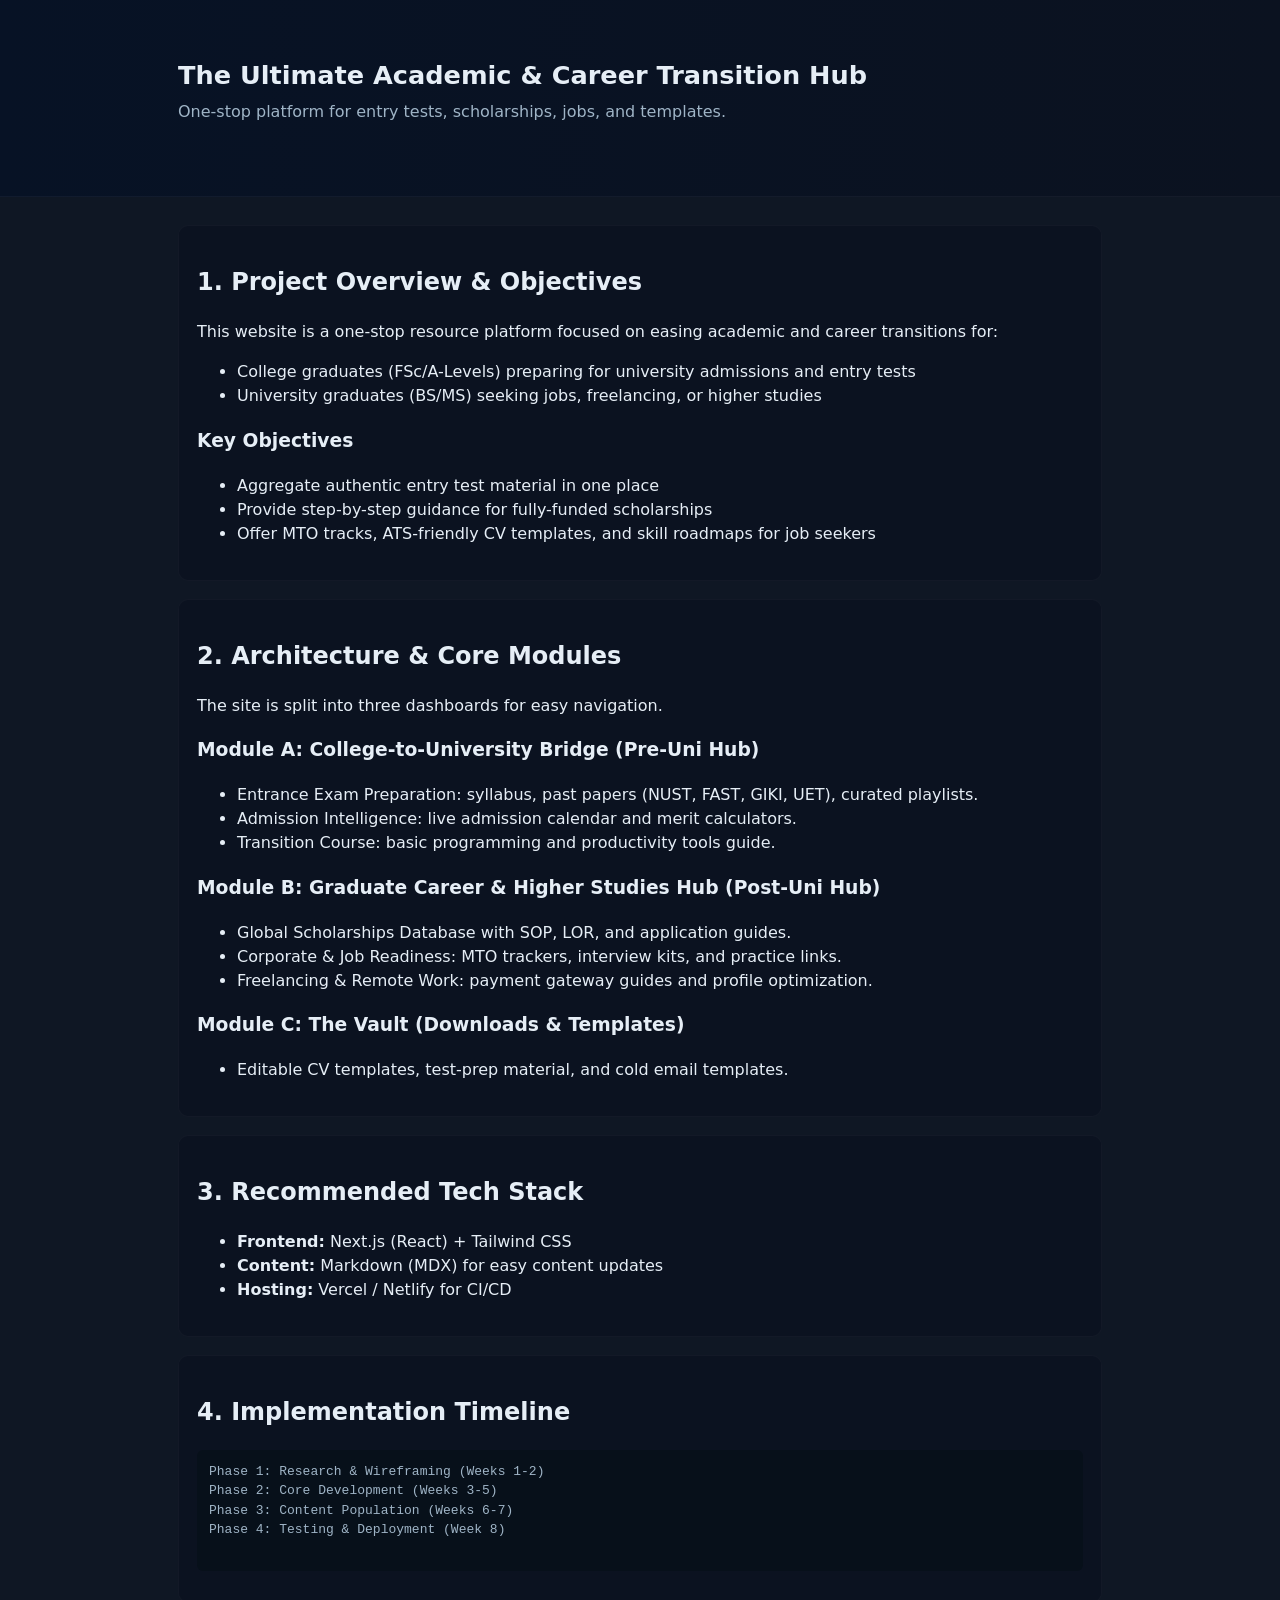
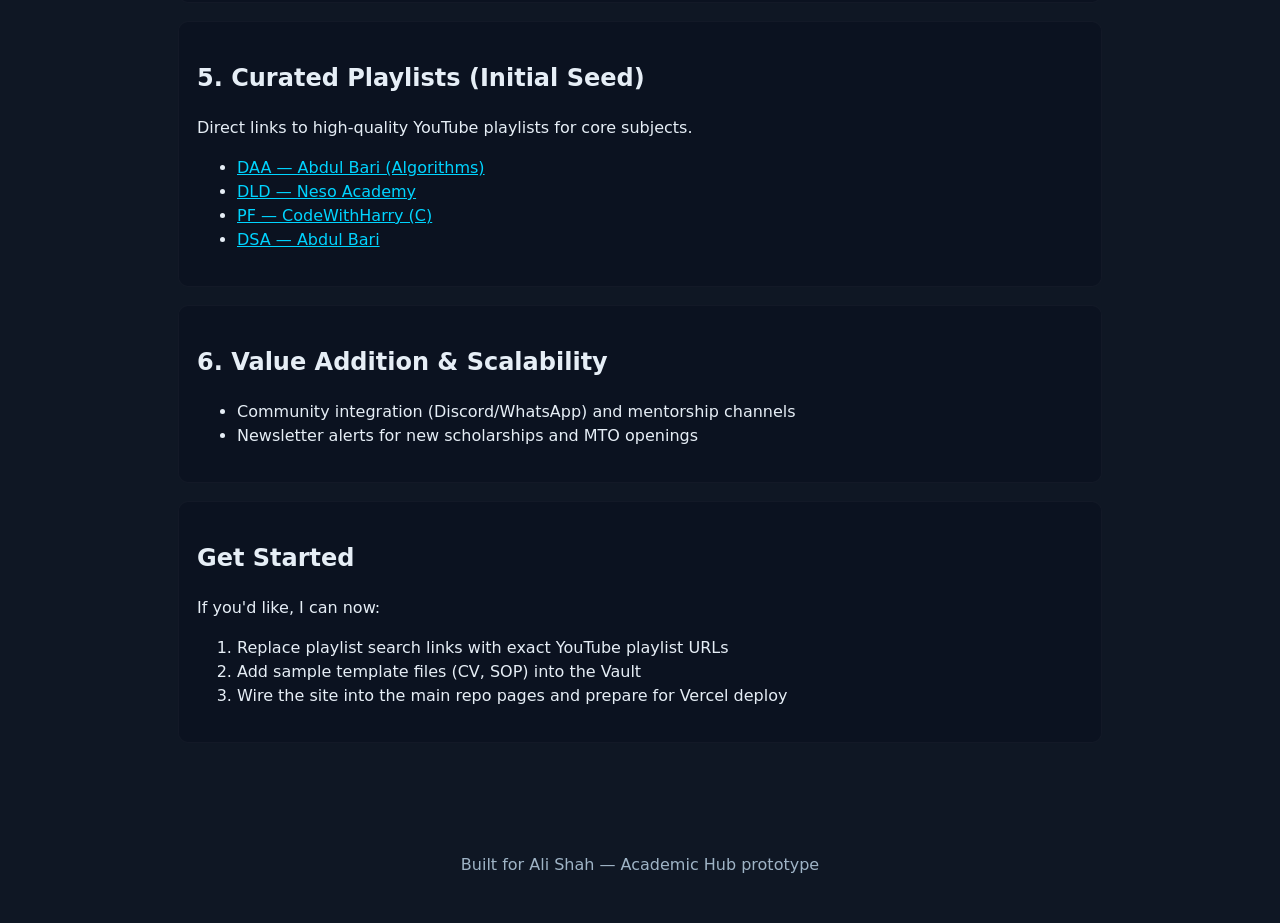
<file: academic-hub/index.html>
<!doctype html>
<html lang="en">
<head>
  <meta charset="utf-8">
  <meta name="viewport" content="width=device-width,initial-scale=1">
  <title>Academic & Career Transition Hub — Proposal</title>
  <link rel="stylesheet" href="styles.css">
</head>
<body>
  <header class="site-header">
    <div class="container">
      <h1>The Ultimate Academic & Career Transition Hub</h1>
      <p class="tagline">One-stop platform for entry tests, scholarships, jobs, and templates.</p>
    </div>
  </header>

  <main class="container">
    <section id="overview">
      <h2>1. Project Overview & Objectives</h2>
      <p>This website is a one-stop resource platform focused on easing academic and career transitions for:</p>
      <ul>
        <li>College graduates (FSc/A-Levels) preparing for university admissions and entry tests</li>
        <li>University graduates (BS/MS) seeking jobs, freelancing, or higher studies</li>
      </ul>
      <h3>Key Objectives</h3>
      <ul>
        <li>Aggregate authentic entry test material in one place</li>
        <li>Provide step-by-step guidance for fully-funded scholarships</li>
        <li>Offer MTO tracks, ATS-friendly CV templates, and skill roadmaps for job seekers</li>
      </ul>
    </section>

    <section id="architecture">
      <h2>2. Architecture & Core Modules</h2>
      <p>The site is split into three dashboards for easy navigation.</p>

      <h3>Module A: College-to-University Bridge (Pre-Uni Hub)</h3>
      <ul>
        <li>Entrance Exam Preparation: syllabus, past papers (NUST, FAST, GIKI, UET), curated playlists.</li>
        <li>Admission Intelligence: live admission calendar and merit calculators.</li>
        <li>Transition Course: basic programming and productivity tools guide.</li>
      </ul>

      <h3>Module B: Graduate Career & Higher Studies Hub (Post-Uni Hub)</h3>
      <ul>
        <li>Global Scholarships Database with SOP, LOR, and application guides.</li>
        <li>Corporate & Job Readiness: MTO trackers, interview kits, and practice links.</li>
        <li>Freelancing & Remote Work: payment gateway guides and profile optimization.</li>
      </ul>

      <h3>Module C: The Vault (Downloads & Templates)</h3>
      <ul>
        <li>Editable CV templates, test-prep material, and cold email templates.</li>
      </ul>
    </section>

    <section id="tech">
      <h2>3. Recommended Tech Stack</h2>
      <ul>
        <li><strong>Frontend:</strong> Next.js (React) + Tailwind CSS</li>
        <li><strong>Content:</strong> Markdown (MDX) for easy content updates</li>
        <li><strong>Hosting:</strong> Vercel / Netlify for CI/CD</li>
      </ul>
    </section>

    <section id="timeline">
      <h2>4. Implementation Timeline</h2>
      <pre>
Phase 1: Research & Wireframing (Weeks 1-2)
Phase 2: Core Development (Weeks 3-5)
Phase 3: Content Population (Weeks 6-7)
Phase 4: Testing & Deployment (Week 8)
      </pre>
    </section>

    <section id="playlists">
      <h2>5. Curated Playlists (Initial Seed)</h2>
      <p>Direct links to high-quality YouTube playlists for core subjects.</p>
      <ul>
        <li><a href="https://www.youtube.com/results?search_query=Abdul+Bari+Algorithms+playlist" target="_blank" rel="noopener noreferrer">DAA — Abdul Bari (Algorithms)</a></li>
        <li><a href="https://www.youtube.com/results?search_query=Neso+Academy+Digital+Electronics+playlist" target="_blank" rel="noopener noreferrer">DLD — Neso Academy</a></li>
        <li><a href="https://www.youtube.com/results?search_query=CodeWithHarry+C+programming+playlist" target="_blank" rel="noopener noreferrer">PF — CodeWithHarry (C)</a></li>
        <li><a href="https://www.youtube.com/results?search_query=Abdul+Bari+Data+Structures+playlist" target="_blank" rel="noopener noreferrer">DSA — Abdul Bari</a></li>
      </ul>
    </section>

    <section id="value">
      <h2>6. Value Addition & Scalability</h2>
      <ul>
        <li>Community integration (Discord/WhatsApp) and mentorship channels</li>
        <li>Newsletter alerts for new scholarships and MTO openings</li>
      </ul>
    </section>

    <section id="cta">
      <h2>Get Started</h2>
      <p>If you'd like, I can now:</p>
      <ol>
        <li>Replace playlist search links with exact YouTube playlist URLs</li>
        <li>Add sample template files (CV, SOP) into the Vault</li>
        <li>Wire the site into the main repo pages and prepare for Vercel deploy</li>
      </ol>
    </section>
  </main>

  <footer class="site-footer">
    <div class="container">Built for Ali Shah — Academic Hub prototype</div>
  </footer>
</body>
</html>
</file>
<file: academic-hub/styles.css>
:root{--bg:#0f1724;--card:#0b1220;--accent:#00d4ff;--text:#e6eef6}
*{box-sizing:border-box}
body{font-family:Inter,system-ui,Segoe UI,Roboto,'Helvetica Neue',Arial;line-height:1.5;margin:0;background:var(--bg);color:var(--text)}
.container{max-width:980px;margin:0 auto;padding:28px}
.site-header{background:linear-gradient(90deg,#071225, #0b1220);padding:28px 0;border-bottom:1px solid rgba(255,255,255,0.04)}
.site-header h1{margin:0;font-size:1.6rem}
.tagline{color:#9fb4c6;margin-top:6px}
main{padding:28px 0}
section{background:var(--card);padding:18px;border-radius:10px;margin-bottom:18px;border:1px solid rgba(255,255,255,0.03)}
pre{background:#07101a;padding:12px;border-radius:6px;color:#9fb4c6;overflow:auto}
a{color:var(--accent)}
.site-footer{padding:18px 0;color:#9fb4c6;text-align:center;margin-top:18px}
</file>
